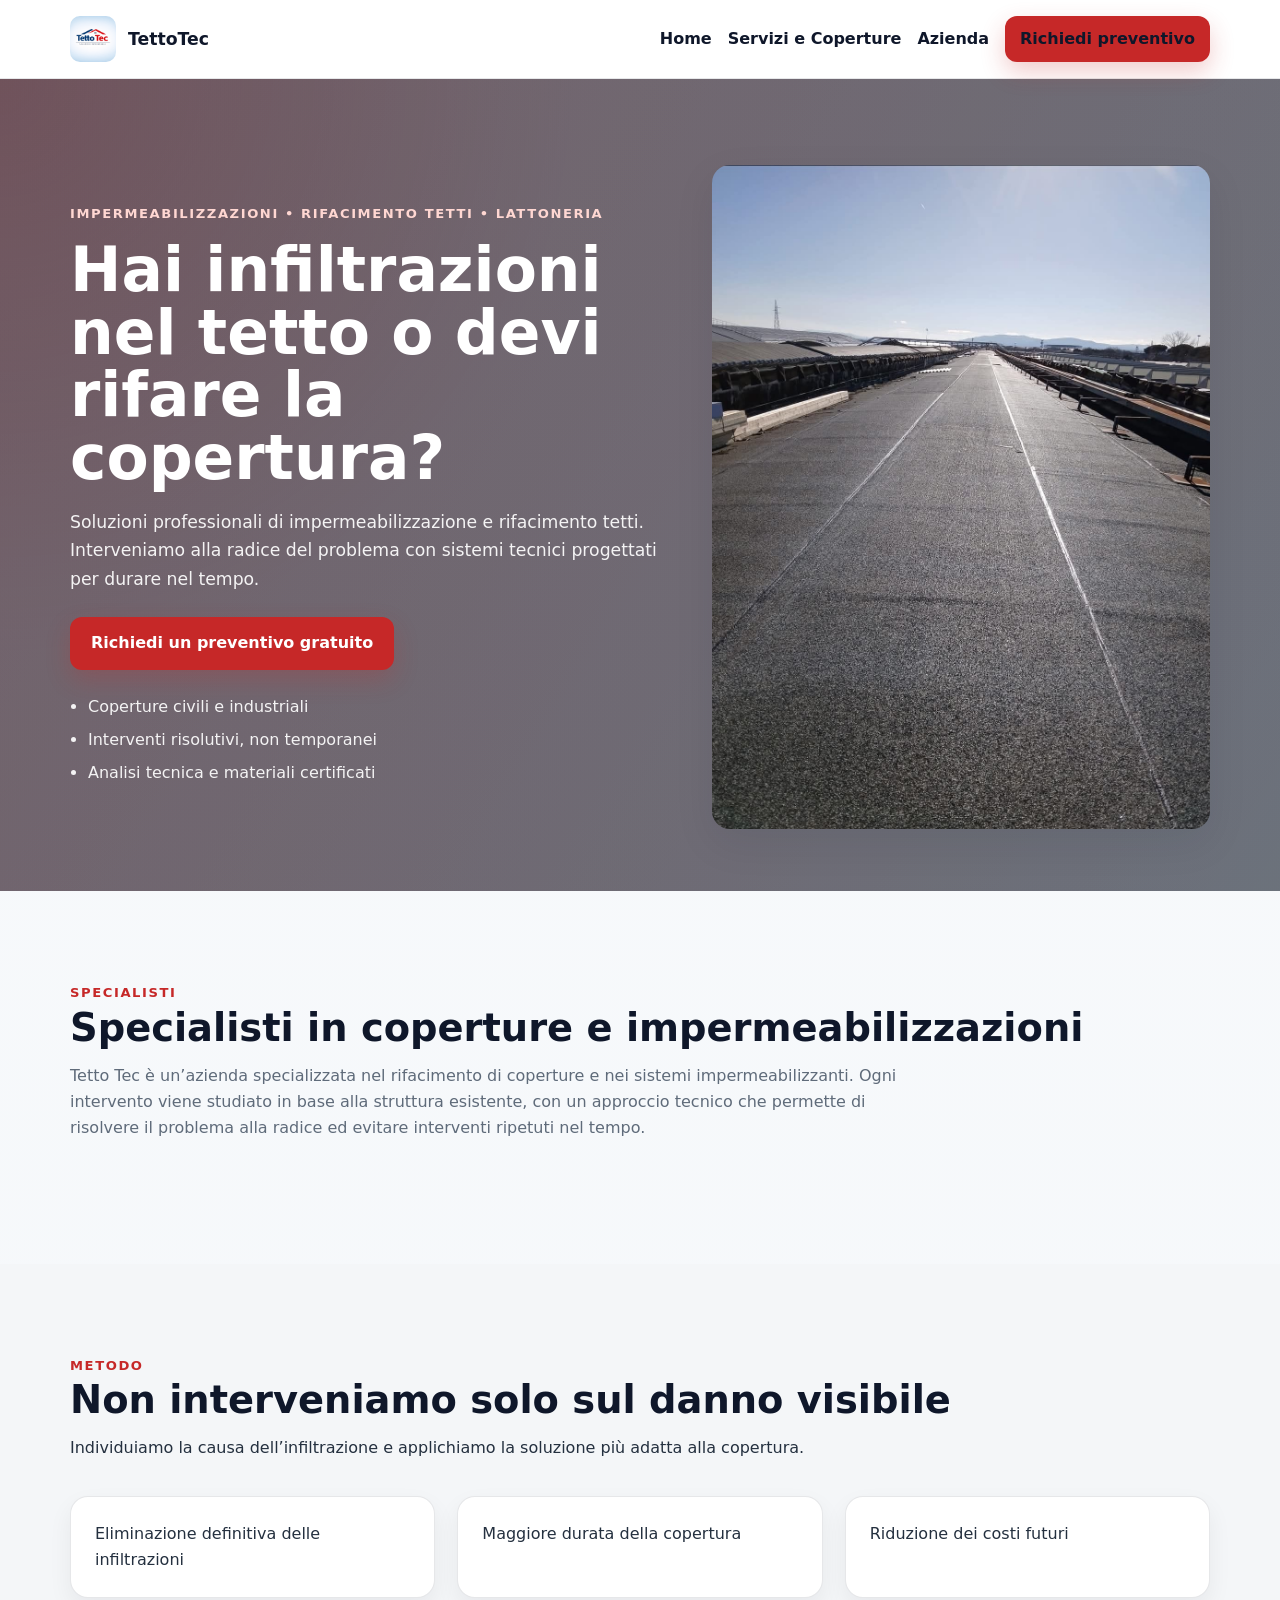
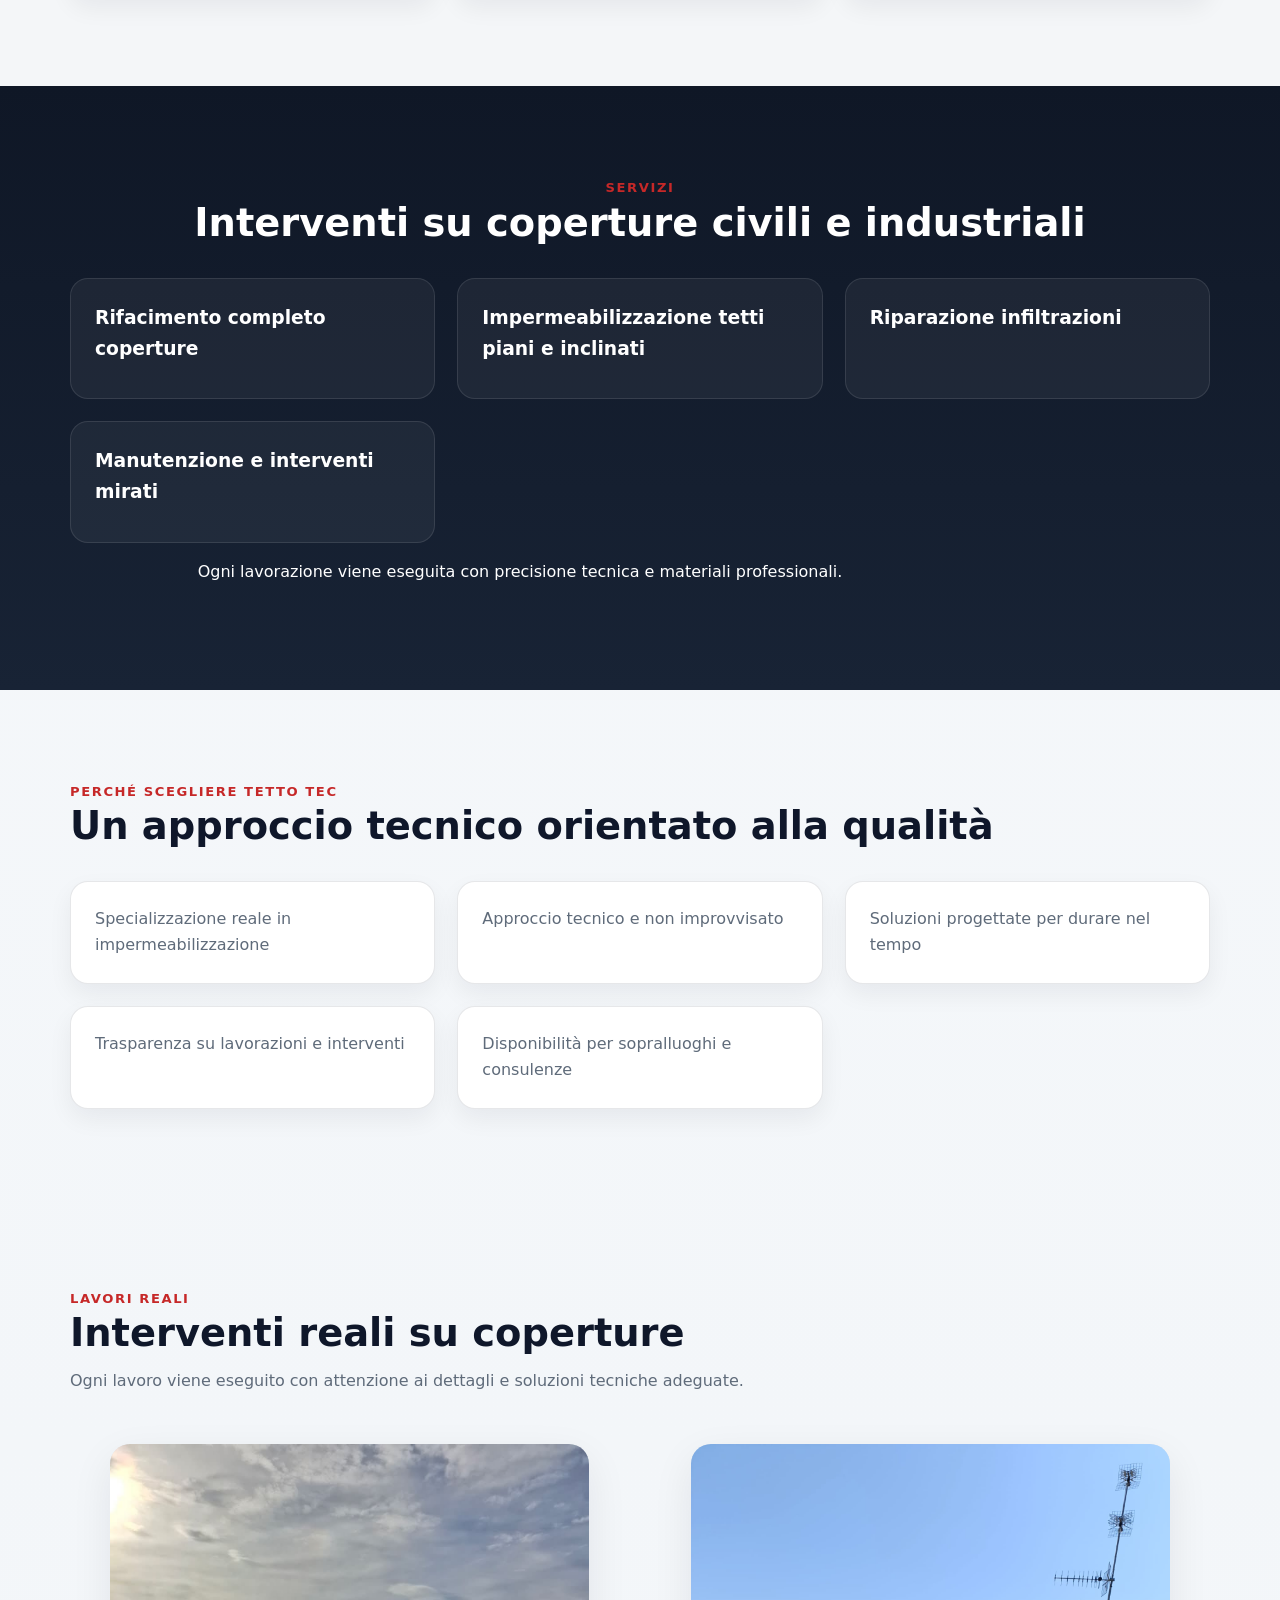
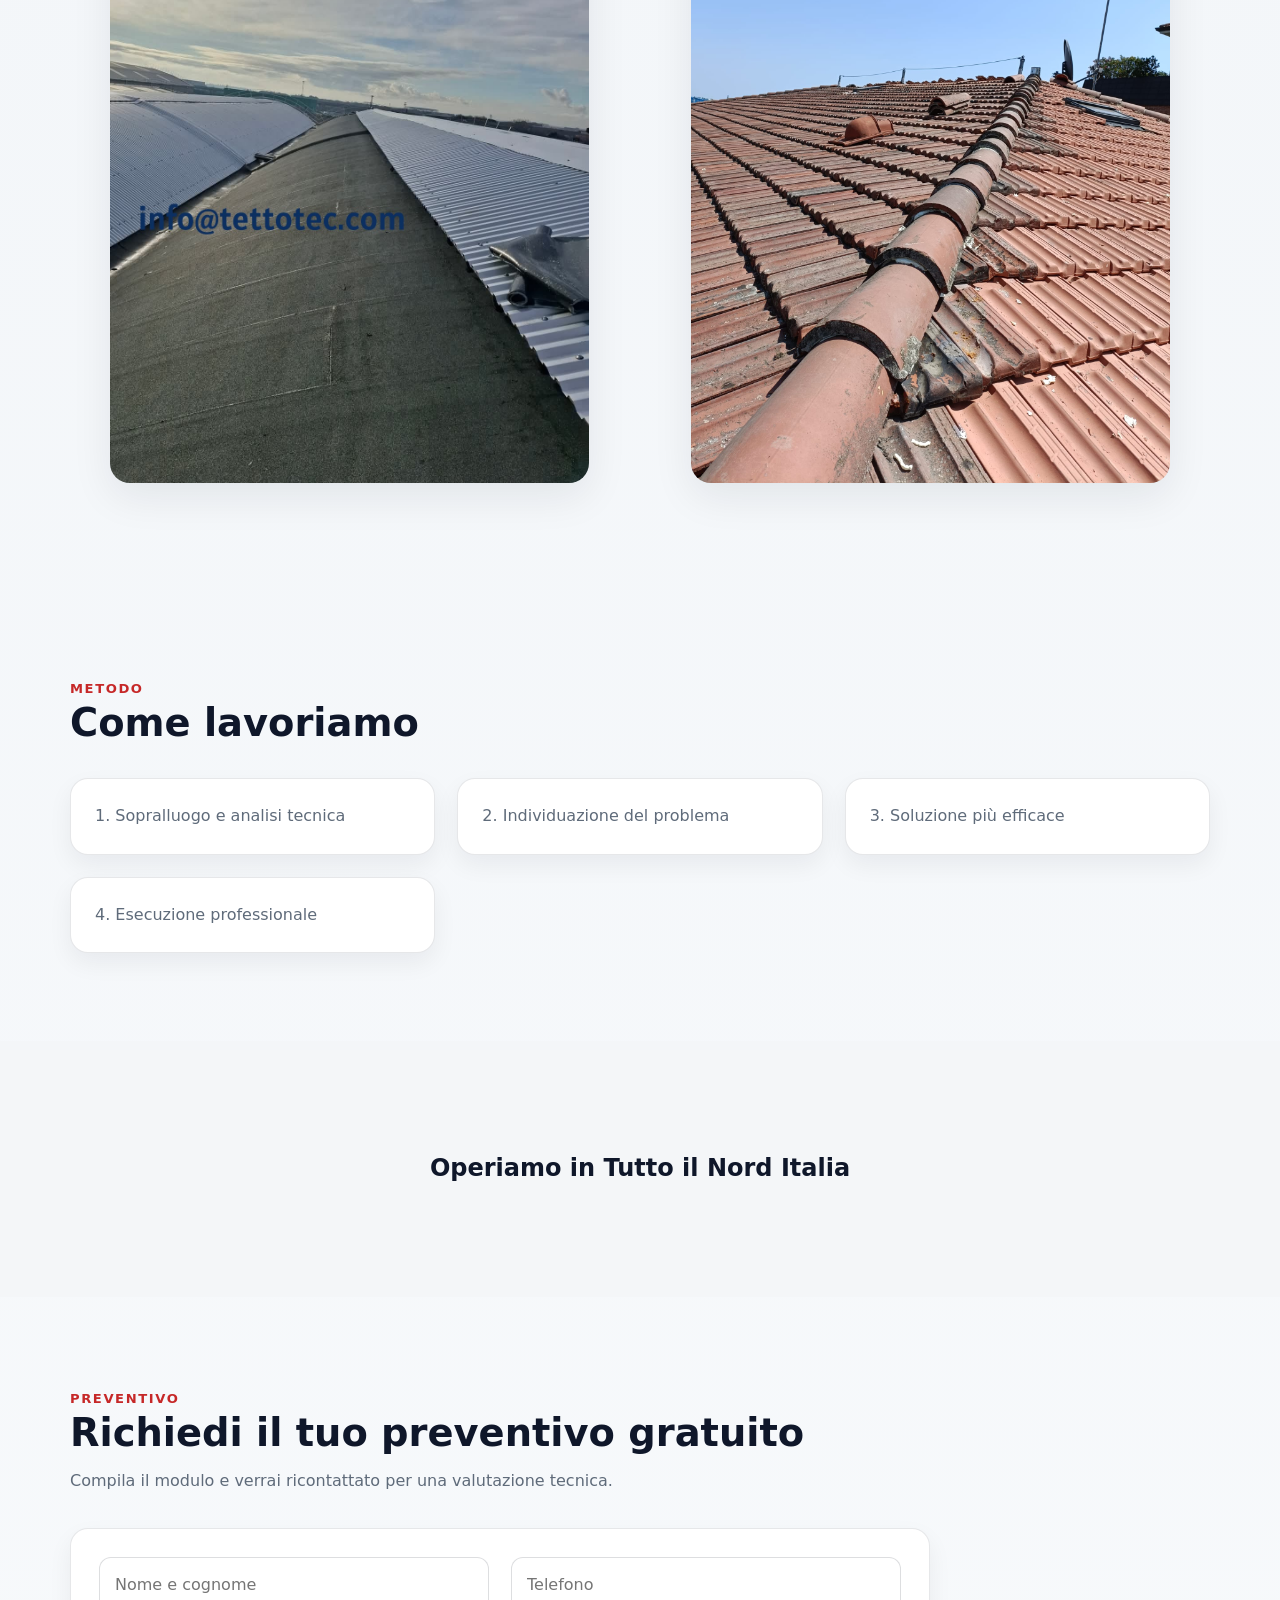
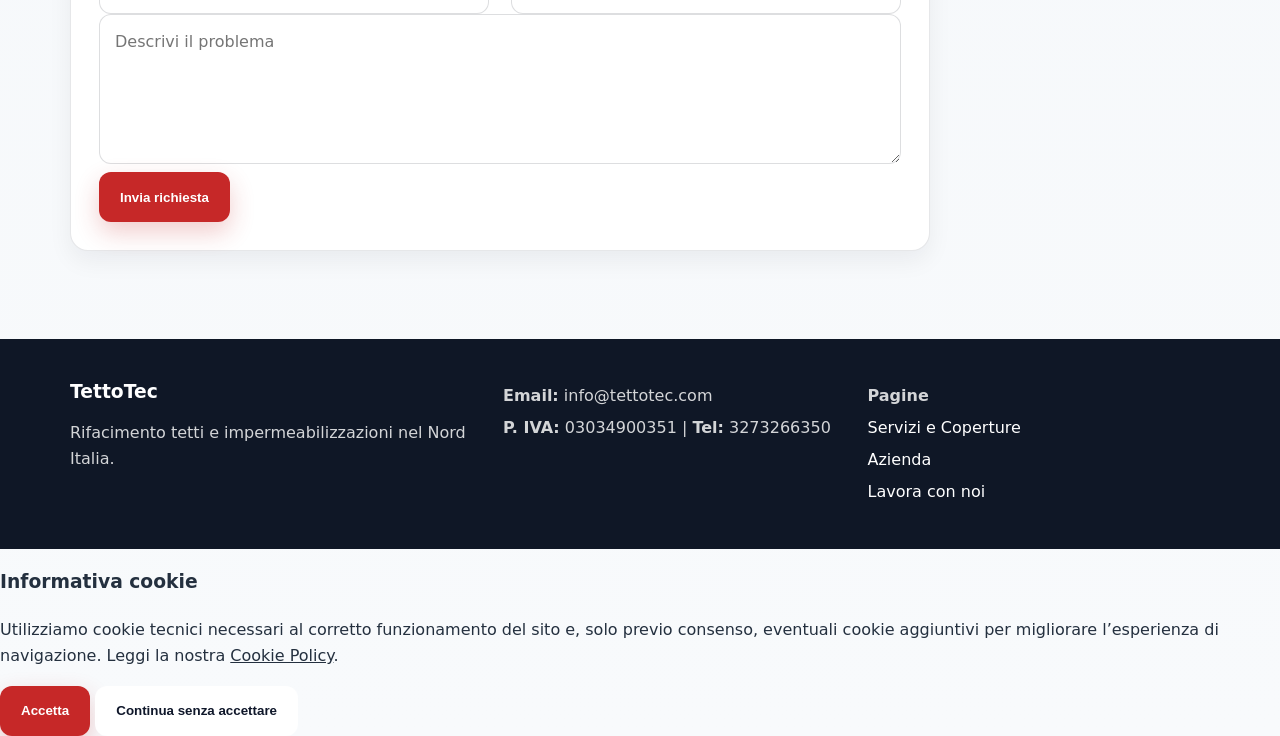
<file: index.html>
<!doctype html>
<html lang="it">
<head>
<meta charset="utf-8">
<meta name="viewport" content="width=device-width, initial-scale=1">
<title>TettoTec | Rifacimento tetti e impermeabilizzazioni nel Nord Italia</title>
<meta name="description" content="TettoTec esegue rifacimento tetti e impermeabilizzazioni nel Nord Italia. Soluzioni professionali e interventi tecnici risolutivi.">
<link rel="stylesheet" href="styles.css">
</head>

<body>

<header class="site-header">
<div class="container nav">
<a class="brand" href="index.html">
<img src="assets/images/logo.png" alt="Logo TettoTec" class="brand-logo">
<span>TettoTec</span>
</a>

<button class="menu-toggle">☰</button>

<nav class="nav-links">
<a href="index.html">Home</a>
<a href="servizi-coperture.html">Servizi e Coperture</a>
<a href="azienda-contatti.html">Azienda</a>
<a class="btn btn-primary btn-small" href="#preventivo">Richiedi preventivo</a>
</nav>
</div>
</header>

<main>

<!-- HERO -->
<section class="hero">
<div class="container hero-grid">

<div class="hero-copy">
<p class="eyebrow">Impermeabilizzazioni • Rifacimento tetti • Lattoneria</p>

<h1>Hai infiltrazioni nel tetto o devi rifare la copertura?</h1>

<p class="lead">
Soluzioni professionali di impermeabilizzazione e rifacimento tetti.
Interveniamo alla radice del problema con sistemi tecnici progettati per durare nel tempo.
</p>

<div class="hero-cta">
<a class="btn btn-primary" href="#preventivo">Richiedi un preventivo gratuito</a>
</div>

<ul class="trust-list">
<li>Coperture civili e industriali</li>
<li>Interventi risolutivi, non temporanei</li>
<li>Analisi tecnica e materiali certificati</li>
</ul>
</div>

<div class="hero-card">
<img src="assets/images/hero-tetto.jpeg" alt="Lavori tetto TettoTec">
</div>

</div>
</section>

<!-- FIDUCIA -->
<section class="section">
<div class="container">
<div class="section-heading">
<p class="eyebrow">Specialisti</p>
<h2>Specialisti in coperture e impermeabilizzazioni</h2>
<p>
Tetto Tec è un’azienda specializzata nel rifacimento di coperture e nei sistemi impermeabilizzanti.
Ogni intervento viene studiato in base alla struttura esistente, con un approccio tecnico che permette
di risolvere il problema alla radice ed evitare interventi ripetuti nel tempo.
</p>
</div>
</div>
</section>

<!-- DIFFERENZA -->
<section class="section section-soft">
<div class="container">
<div class="section-heading">
<p class="eyebrow">Metodo</p>
<h2>Non interveniamo solo sul danno visibile</h2>
<p>
Individuiamo la causa dell’infiltrazione e applichiamo la soluzione più adatta alla copertura.
</p>
</div>

<div class="grid-3">
<div class="card"><p>Eliminazione definitiva delle infiltrazioni</p></div>
<div class="card"><p>Maggiore durata della copertura</p></div>
<div class="card"><p>Riduzione dei costi futuri</p></div>
</div>
</div>
</section>

<!-- SERVIZI -->
<section class="section section-dark">
<div class="container">
<div class="section-heading center">
<p class="eyebrow">Servizi</p>
<h2>Interventi su coperture civili e industriali</h2>
</div>

<div class="services-grid">
<div class="service-card"><h3>Rifacimento completo coperture</h3></div>
<div class="service-card"><h3>Impermeabilizzazione tetti piani e inclinati</h3></div>
<div class="service-card"><h3>Riparazione infiltrazioni</h3></div>
<div class="service-card"><h3>Manutenzione e interventi mirati</h3></div>
</div>

<p class="center-text max">
Ogni lavorazione viene eseguita con precisione tecnica e materiali professionali.
</p>

</div>
</section>

<!-- PERCHÉ -->
<section class="section">
<div class="container">
<div class="section-heading">
<p class="eyebrow">Perché scegliere Tetto Tec</p>
<h2>Un approccio tecnico orientato alla qualità</h2>
</div>

<div class="grid-3">
<div class="card"><p>Specializzazione reale in impermeabilizzazione</p></div>
<div class="card"><p>Approccio tecnico e non improvvisato</p></div>
<div class="card"><p>Soluzioni progettate per durare nel tempo</p></div>
<div class="card"><p>Trasparenza su lavorazioni e interventi</p></div>
<div class="card"><p>Disponibilità per sopralluoghi e consulenze</p></div>
</div>
</div>
</section>

<!-- GALLERIA -->
<section class="section">
<div class="container">
<div class="section-heading">
<p class="eyebrow">Lavori reali</p>
<h2>Interventi reali su coperture</h2>
<p>Ogni lavoro viene eseguito con attenzione ai dettagli e soluzioni tecniche adeguate.</p>
</div>

<div class="gallery">
<figure class="gallery-item">
<img src="assets/images/lavoro-2.jpeg">
</figure>
<figure class="gallery-item">
<img src="assets/images/lavoro-4.jpeg">
</figure>
</div>
</div>
</section>

<!-- METODO -->
<section class="section">
<div class="container">
<div class="section-heading">
<p class="eyebrow">Metodo</p>
<h2>Come lavoriamo</h2>
</div>

<div class="grid-3">
<div class="card"><p>1. Sopralluogo e analisi tecnica</p></div>
<div class="card"><p>2. Individuazione del problema</p></div>
<div class="card"><p>3. Soluzione più efficace</p></div>
<div class="card"><p>4. Esecuzione professionale</p></div>
</div>
</div>
</section>

<!-- ZONA -->
<section class="section section-soft">
<div class="container center">
<h2>Operiamo in Tutto il Nord Italia</h2>
</div>
</section>

<!-- FORM -->
<section class="section" id="preventivo">
<div class="container">
<div class="section-heading">
<p class="eyebrow">Preventivo</p>
<h2>Richiedi il tuo preventivo gratuito</h2>
<p>Compila il modulo e verrai ricontattato per una valutazione tecnica.</p>
</div>

<form class="contact-form" action="https://formspree.io/f/xvzwjyrz" method="POST">

<div class="field-grid">
<input type="text" name="nome" placeholder="Nome e cognome" required>
<input type="tel" name="telefono" placeholder="Telefono" required>
</div>

<textarea name="messaggio" placeholder="Descrivi il problema" required></textarea>

<button class="btn btn-primary">Invia richiesta</button>
</form>

</div>
</section>

</main>

<footer class="site-footer">
<div class="container footer-grid">

<div>
<h3>TettoTec</h3>
<p>Rifacimento tetti e impermeabilizzazioni nel Nord Italia.</p>
</div>

<div>
<p><strong>Email:</strong> info@tettotec.com</p>
<p><strong>P. IVA:</strong> 03034900351 | <strong>Tel:</strong> 3273266350</p>
</div>

<div>
<p><strong>Pagine</strong></p>
<p><a href="servizi-coperture.html">Servizi e Coperture</a></p>
<p><a href="azienda-contatti.html">Azienda</a></p>
<p><a href="lavora-con-noi.html">Lavora con noi</a></p>
</div>

</div>
</footer>

<script src="script.js"></script>
<div id="cookie-banner" class="cookie-banner hidden">
  <div class="cookie-box">
    <h3>Informativa cookie</h3>
    <p>
      Utilizziamo cookie tecnici necessari al corretto funzionamento del sito e,
      solo previo consenso, eventuali cookie aggiuntivi per migliorare l’esperienza di navigazione.
      Leggi la nostra <a href="cookie-policy.html">Cookie Policy</a>.
    </p>

    <div class="cookie-actions">
      <button id="cookie-accept" class="btn btn-primary" type="button">Accetta</button>
      <button id="cookie-reject" class="btn btn-secondary" type="button">Continua senza accettare</button>
    </div>
  </div>
</div> 
</body>
</html>
</file>
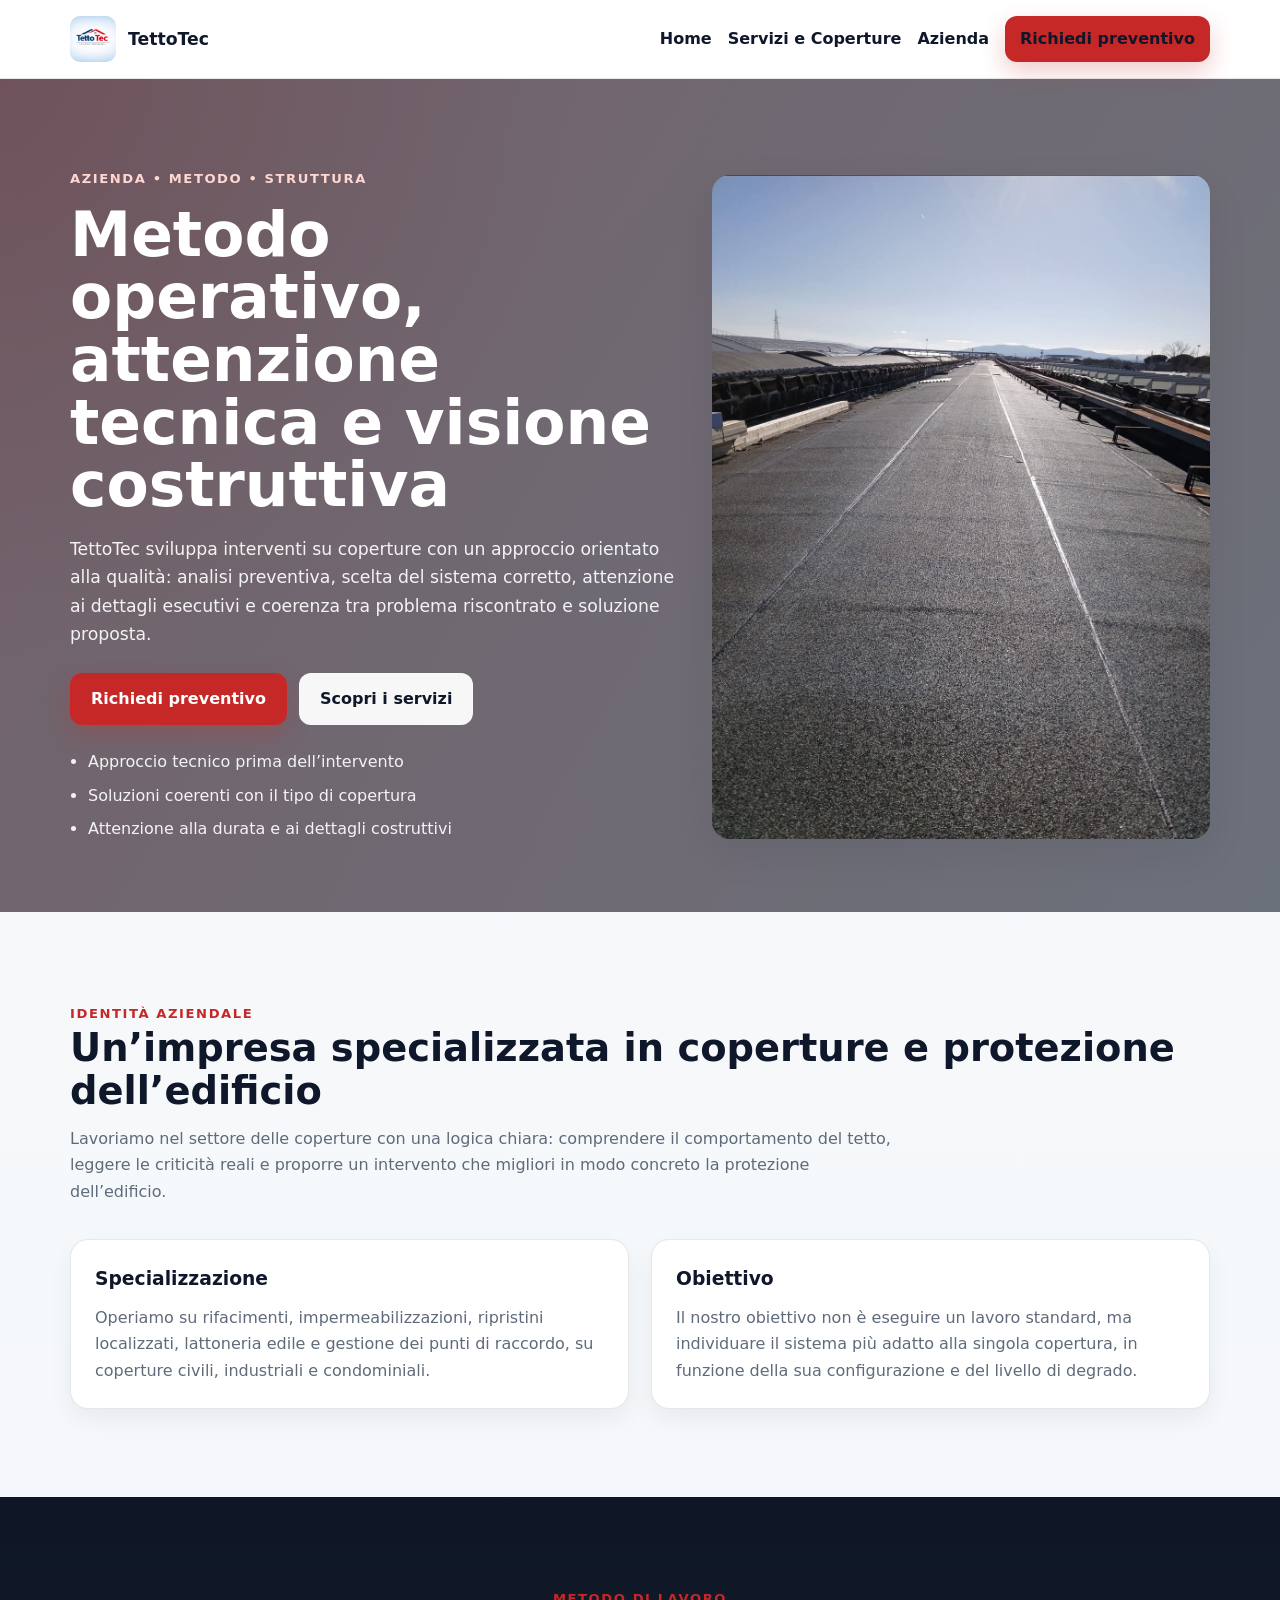
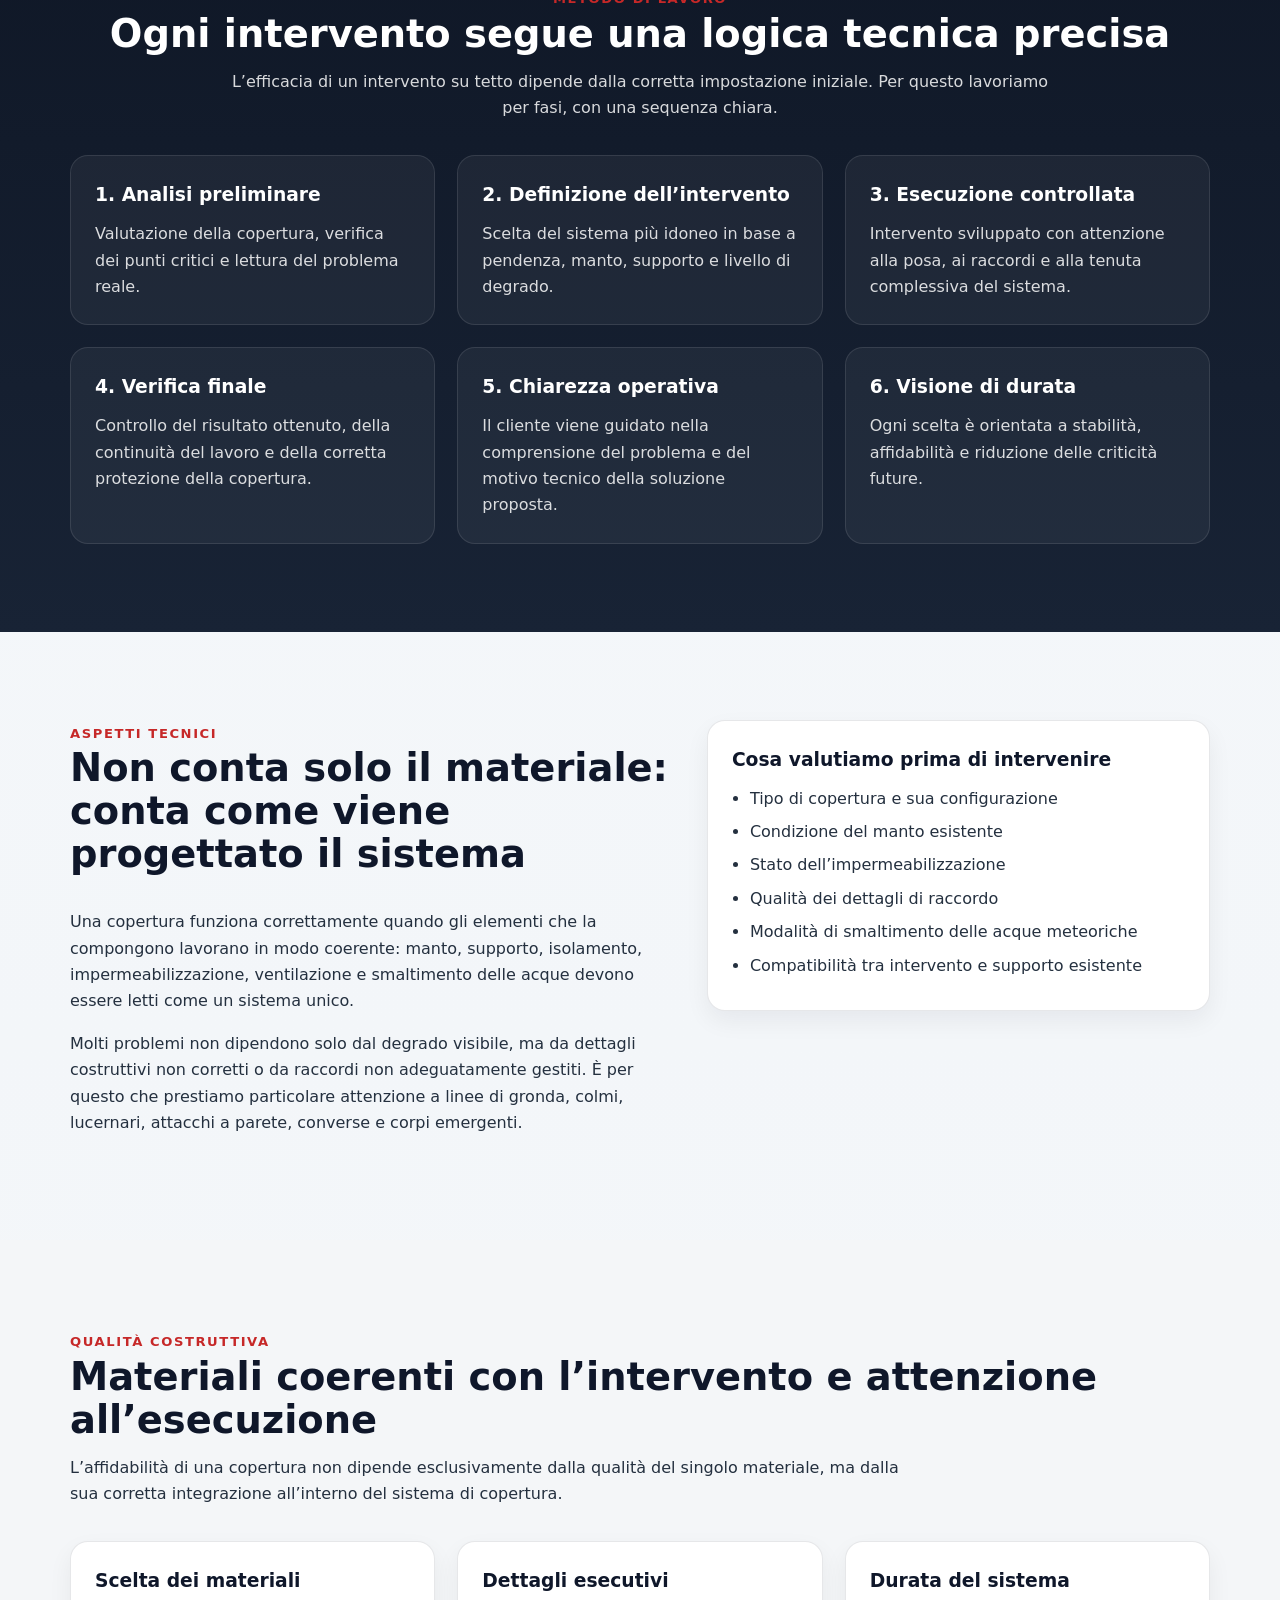
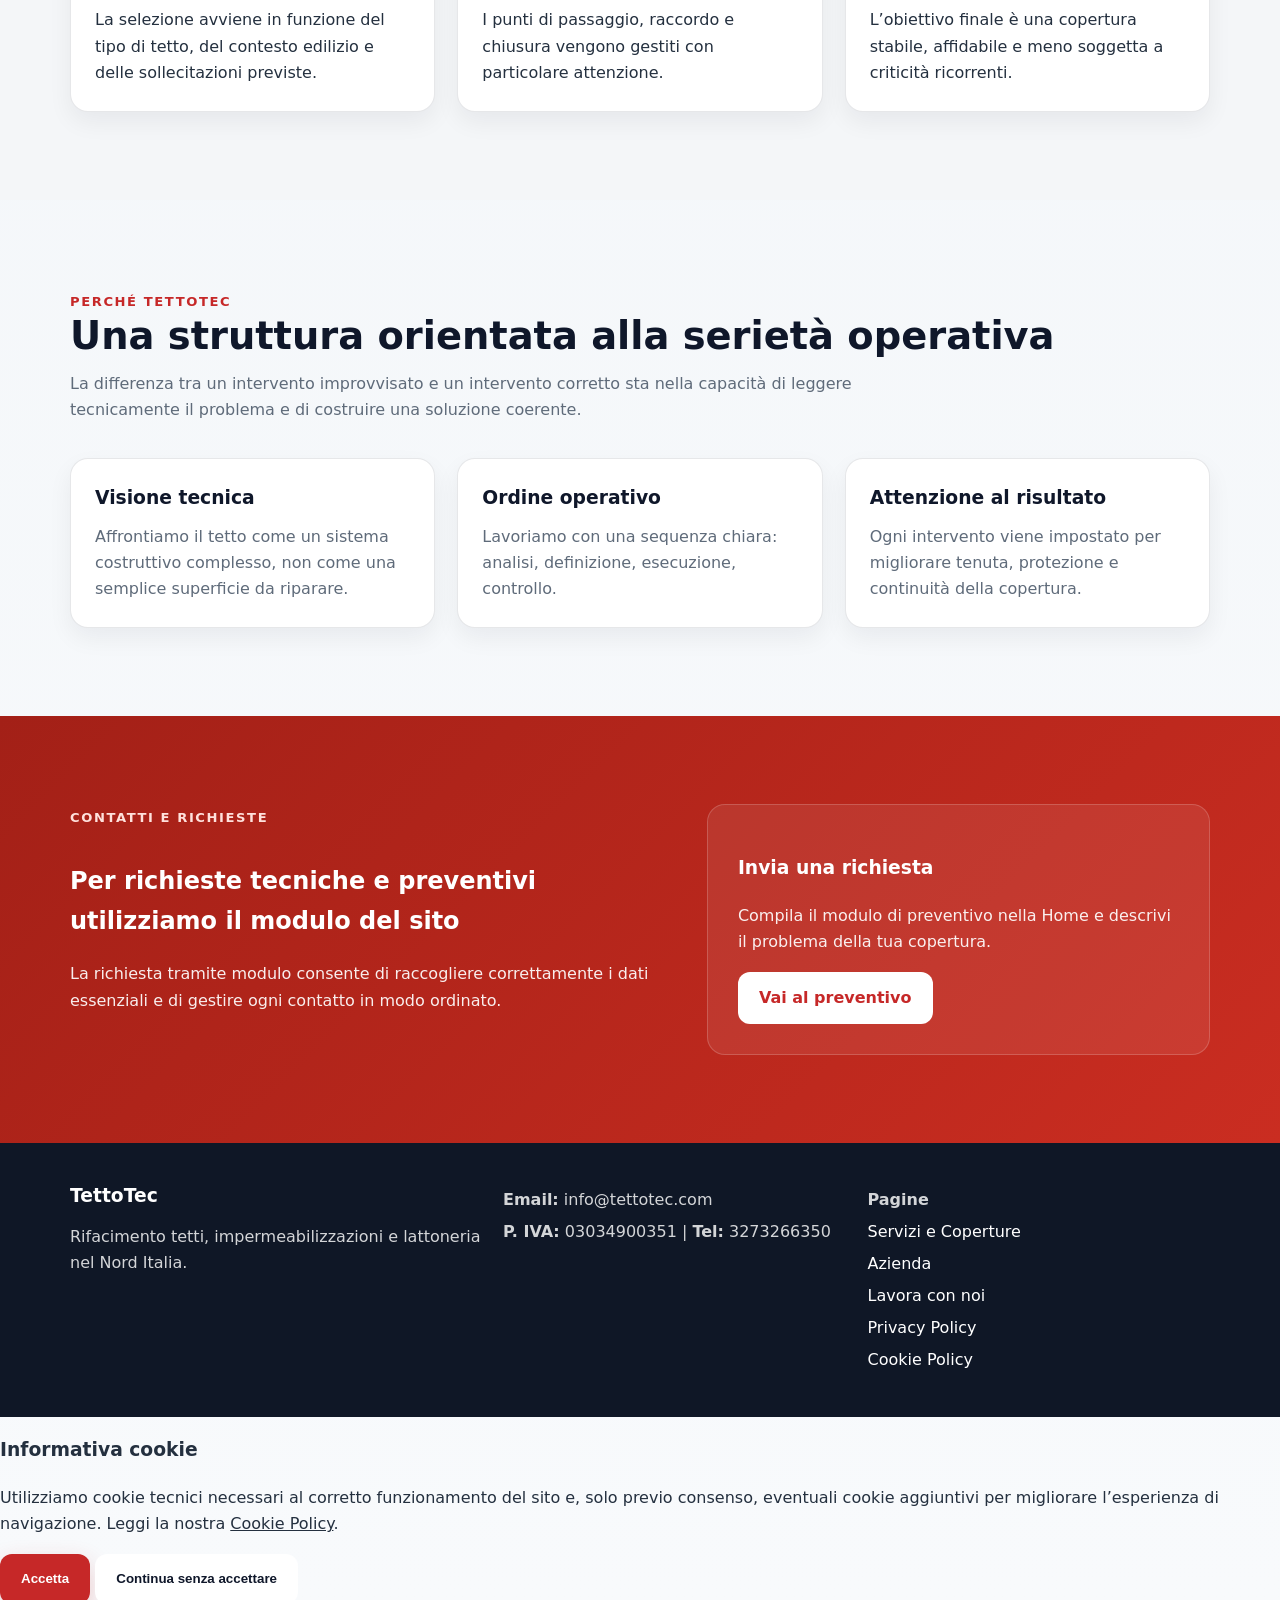
<file: azienda-contatti.html>
<!doctype html>
<html lang="it">
<head>
<meta charset="utf-8">
<meta name="viewport" content="width=device-width, initial-scale=1">
<title>Azienda | TettoTec</title>
<meta name="description" content="Scopri l’approccio operativo di TettoTec: analisi tecnica, metodo di lavoro, qualità costruttiva e organizzazione degli interventi su coperture nel Nord Italia.">
<link rel="stylesheet" href="styles.css">

<script type="application/ld+json">
{
  "@context": "https://schema.org",
  "@type": "RoofingContractor",
  "name": "TettoTec",
  "url": "https://www.tettotec.com",
  "email": "info@tettotec.com",
  "telephone": "+393273266350",
  "areaServed": "Nord Italia",
  "address": {
    "@type": "PostalAddress",
    "addressCountry": "IT"
  }
}
</script>
</head>
<body>

<header class="site-header">
  <div class="container nav">
    <a class="brand" href="index.html">
      <img src="assets/images/logo.png" alt="Logo TettoTec" class="brand-logo">
      <span>TettoTec</span>
    </a>

    <button class="menu-toggle" aria-label="Apri menu">☰</button>

    <nav class="nav-links">
      <a href="index.html">Home</a>
      <a href="servizi-coperture.html">Servizi e Coperture</a>
      <a href="azienda-contatti.html">Azienda</a>
      <a class="btn btn-primary btn-small" href="index.html#preventivo">Richiedi preventivo</a>
    </nav>
  </div>
</header>

<main>

  <!-- HERO -->
  <section class="hero">
    <div class="container hero-grid">

      <div class="hero-copy">
        <p class="eyebrow">Azienda • Metodo • Struttura</p>
        <h1>Metodo operativo, attenzione tecnica e visione costruttiva</h1>
        <p class="lead">
          TettoTec sviluppa interventi su coperture con un approccio orientato alla qualità:
          analisi preventiva, scelta del sistema corretto, attenzione ai dettagli esecutivi
          e coerenza tra problema riscontrato e soluzione proposta.
        </p>

        <div class="hero-cta">
          <a class="btn btn-primary" href="index.html#preventivo">Richiedi preventivo</a>
          <a class="btn btn-secondary" href="servizi-coperture.html">Scopri i servizi</a>
        </div>

        <ul class="trust-list">
          <li>Approccio tecnico prima dell’intervento</li>
          <li>Soluzioni coerenti con il tipo di copertura</li>
          <li>Attenzione alla durata e ai dettagli costruttivi</li>
        </ul>
      </div>

      <div class="hero-card">
        <img src="assets/images/hero-tetto.jpeg" alt="Azienda TettoTec e interventi su coperture">
      </div>

    </div>
  </section>

  <!-- IDENTITÀ -->
  <section class="section">
    <div class="container">
      <div class="section-heading">
        <p class="eyebrow">Identità aziendale</p>
        <h2>Un’impresa specializzata in coperture e protezione dell’edificio</h2>
        <p>
          Lavoriamo nel settore delle coperture con una logica chiara:
          comprendere il comportamento del tetto, leggere le criticità reali
          e proporre un intervento che migliori in modo concreto la protezione dell’edificio.
        </p>
      </div>

      <div class="grid-2">
        <article class="card">
          <h3>Specializzazione</h3>
          <p>
            Operiamo su rifacimenti, impermeabilizzazioni, ripristini localizzati,
            lattoneria edile e gestione dei punti di raccordo, su coperture civili,
            industriali e condominiali.
          </p>
        </article>

        <article class="card">
          <h3>Obiettivo</h3>
          <p>
            Il nostro obiettivo non è eseguire un lavoro standard,
            ma individuare il sistema più adatto alla singola copertura,
            in funzione della sua configurazione e del livello di degrado.
          </p>
        </article>
      </div>
    </div>
  </section>

  <!-- COME LAVORIAMO -->
  <section class="section section-dark">
    <div class="container">
      <div class="section-heading center">
        <p class="eyebrow">Metodo di lavoro</p>
        <h2>Ogni intervento segue una logica tecnica precisa</h2>
        <p>
          L’efficacia di un intervento su tetto dipende dalla corretta impostazione iniziale.
          Per questo lavoriamo per fasi, con una sequenza chiara.
        </p>
      </div>

      <div class="services-grid">
        <article class="service-card">
          <h3>1. Analisi preliminare</h3>
          <p>Valutazione della copertura, verifica dei punti critici e lettura del problema reale.</p>
        </article>

        <article class="service-card">
          <h3>2. Definizione dell’intervento</h3>
          <p>Scelta del sistema più idoneo in base a pendenza, manto, supporto e livello di degrado.</p>
        </article>

        <article class="service-card">
          <h3>3. Esecuzione controllata</h3>
          <p>Intervento sviluppato con attenzione alla posa, ai raccordi e alla tenuta complessiva del sistema.</p>
        </article>

        <article class="service-card">
          <h3>4. Verifica finale</h3>
          <p>Controllo del risultato ottenuto, della continuità del lavoro e della corretta protezione della copertura.</p>
        </article>

        <article class="service-card">
          <h3>5. Chiarezza operativa</h3>
          <p>Il cliente viene guidato nella comprensione del problema e del motivo tecnico della soluzione proposta.</p>
        </article>

        <article class="service-card">
          <h3>6. Visione di durata</h3>
          <p>Ogni scelta è orientata a stabilità, affidabilità e riduzione delle criticità future.</p>
        </article>
      </div>
    </div>
  </section>

  <!-- ASPETTI TECNICI -->
  <section class="section">
    <div class="container two-col">
      <div>
        <div class="section-heading">
          <p class="eyebrow">Aspetti tecnici</p>
          <h2>Non conta solo il materiale: conta come viene progettato il sistema</h2>
        </div>

        <p>
          Una copertura funziona correttamente quando gli elementi che la compongono
          lavorano in modo coerente: manto, supporto, isolamento, impermeabilizzazione,
          ventilazione e smaltimento delle acque devono essere letti come un sistema unico.
        </p>

        <p>
          Molti problemi non dipendono solo dal degrado visibile, ma da dettagli costruttivi
          non corretti o da raccordi non adeguatamente gestiti.
          È per questo che prestiamo particolare attenzione a linee di gronda, colmi,
          lucernari, attacchi a parete, converse e corpi emergenti.
        </p>
      </div>

      <div class="card">
        <h3>Cosa valutiamo prima di intervenire</h3>
        <ul class="check-list">
          <li>Tipo di copertura e sua configurazione</li>
          <li>Condizione del manto esistente</li>
          <li>Stato dell’impermeabilizzazione</li>
          <li>Qualità dei dettagli di raccordo</li>
          <li>Modalità di smaltimento delle acque meteoriche</li>
          <li>Compatibilità tra intervento e supporto esistente</li>
        </ul>
      </div>
    </div>
  </section>

  <!-- MATERIALI E QUALITÀ -->
  <section class="section section-soft">
    <div class="container">
      <div class="section-heading">
        <p class="eyebrow">Qualità costruttiva</p>
        <h2>Materiali coerenti con l’intervento e attenzione all’esecuzione</h2>
        <p>
          L’affidabilità di una copertura non dipende esclusivamente dalla qualità del singolo materiale,
          ma dalla sua corretta integrazione all’interno del sistema di copertura.
        </p>
      </div>

      <div class="grid-3">
        <article class="card">
          <h3>Scelta dei materiali</h3>
          <p>La selezione avviene in funzione del tipo di tetto, del contesto edilizio e delle sollecitazioni previste.</p>
        </article>

        <article class="card">
          <h3>Dettagli esecutivi</h3>
          <p>I punti di passaggio, raccordo e chiusura vengono gestiti con particolare attenzione.</p>
        </article>

        <article class="card">
          <h3>Durata del sistema</h3>
          <p>L’obiettivo finale è una copertura stabile, affidabile e meno soggetta a criticità ricorrenti.</p>
        </article>
      </div>
    </div>
  </section>

  <!-- PERCHÉ SCEGLIERE -->
  <section class="section">
    <div class="container">
      <div class="section-heading">
        <p class="eyebrow">Perché TettoTec</p>
        <h2>Una struttura orientata alla serietà operativa</h2>
        <p>
          La differenza tra un intervento improvvisato e un intervento corretto
          sta nella capacità di leggere tecnicamente il problema e di costruire una soluzione coerente.
        </p>
      </div>

      <div class="grid-3">
        <article class="card">
          <h3>Visione tecnica</h3>
          <p>Affrontiamo il tetto come un sistema costruttivo complesso, non come una semplice superficie da riparare.</p>
        </article>

        <article class="card">
          <h3>Ordine operativo</h3>
          <p>Lavoriamo con una sequenza chiara: analisi, definizione, esecuzione, controllo.</p>
        </article>

        <article class="card">
          <h3>Attenzione al risultato</h3>
          <p>Ogni intervento viene impostato per migliorare tenuta, protezione e continuità della copertura.</p>
        </article>
      </div>
    </div>
  </section>

  <!-- CONTATTI INFORMATIVI -->
  <section class="section section-accent">
    <div class="container two-col">
      <div>
        <p class="eyebrow light">Contatti e richieste</p>
        <h2>Per richieste tecniche e preventivi utilizziamo il modulo del sito</h2>
        <p>
          La richiesta tramite modulo consente di raccogliere correttamente i dati essenziali
          e di gestire ogni contatto in modo ordinato.
        </p>
      </div>

      <div class="cta-box">
        <h3>Invia una richiesta</h3>
        <p>Compila il modulo di preventivo nella Home e descrivi il problema della tua copertura.</p>
        <a class="btn btn-white" href="index.html#preventivo">Vai al preventivo</a>
      </div>
    </div>
  </section>

</main>

<footer class="site-footer">
  <div class="container footer-grid">

    <div>
      <h3>TettoTec</h3>
      <p>Rifacimento tetti, impermeabilizzazioni e lattoneria nel Nord Italia.</p>
    </div>

    <div>
      <p><strong>Email:</strong> info@tettotec.com</p>
      <p><strong>P. IVA:</strong> 03034900351 | <strong>Tel:</strong> 3273266350</p>
    </div>

    <div>
      <p><strong>Pagine</strong></p>
      <p><a href="servizi-coperture.html">Servizi e Coperture</a></p>
      <p><a href="azienda-contatti.html">Azienda</a></p>
      <p><a href="lavora-con-noi.html">Lavora con noi</a></p>
      <p><a href="privacy-policy.html">Privacy Policy</a></p>
      <p><a href="cookie-policy.html">Cookie Policy</a></p>
    </div>

  </div>
</footer>

<script src="script.js"></script>
  <div id="cookie-banner" class="cookie-banner hidden">
  <div class="cookie-box">
    <h3>Informativa cookie</h3>
    <p>
      Utilizziamo cookie tecnici necessari al corretto funzionamento del sito e,
      solo previo consenso, eventuali cookie aggiuntivi per migliorare l’esperienza di navigazione.
      Leggi la nostra <a href="cookie-policy.html">Cookie Policy</a>.
    </p>

    <div class="cookie-actions">
      <button id="cookie-accept" class="btn btn-primary" type="button">Accetta</button>
      <button id="cookie-reject" class="btn btn-secondary" type="button">Continua senza accettare</button>
    </div>
  </div>
</div>
</body>
</html>
</file>
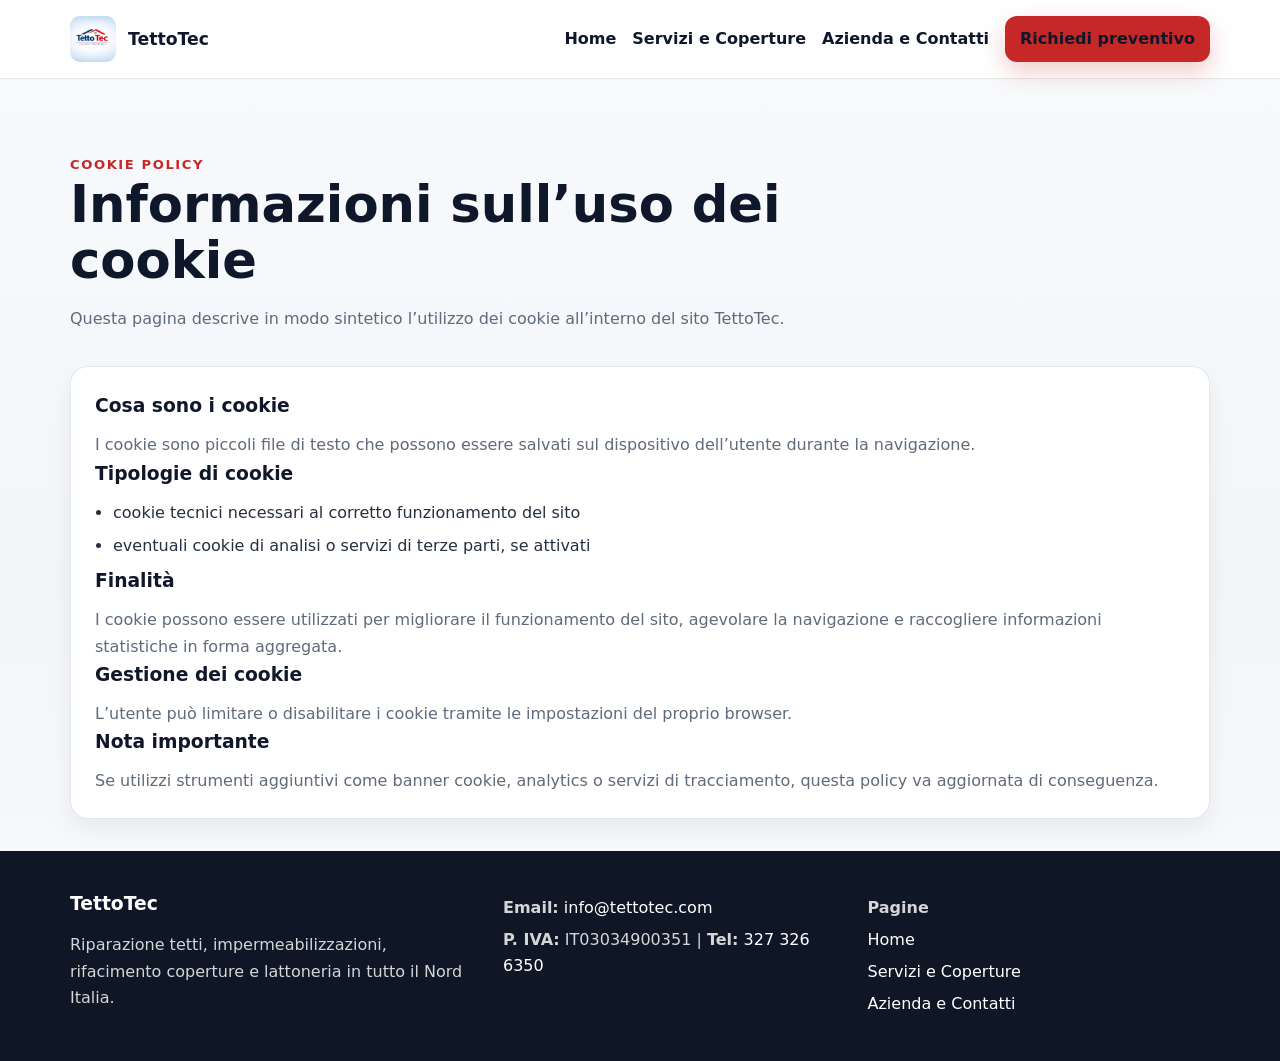
<file: cookie-policy.html>
<!doctype html>
<html lang="it">
<head>
<meta charset="utf-8">
<meta name="viewport" content="width=device-width,initial-scale=1">
<title>Cookie Policy | TettoTec</title>
<meta name="description" content="Cookie Policy del sito TettoTec.">
<link rel="stylesheet" href="styles.css">
</head>
<body>

<header class="site-header">
<div class="container nav">
<a class="brand" href="index.html">
<img src="assets/images/logo.png" alt="Logo TettoTec" class="brand-logo">
<span>TettoTec</span>
</a>

<button class="menu-toggle" aria-label="Apri menu">☰</button>

<nav class="nav-links">
<a href="index.html">Home</a>
<a href="servizi-coperture.html">Servizi e Coperture</a>
<a href="azienda-contatti.html">Azienda e Contatti</a>
<a class="btn btn-primary btn-small" href="index.html#preventivo">Richiedi preventivo</a>
</nav>
</div>
</header>

<main>
<section class="page-hero section">
<div class="container">
<div class="section-heading">
<p class="eyebrow">Cookie Policy</p>
<h1>Informazioni sull’uso dei cookie</h1>
<p>
Questa pagina descrive in modo sintetico l’utilizzo dei cookie all’interno del sito TettoTec.
</p>
</div>

<div class="card">
<h3>Cosa sono i cookie</h3>
<p>
I cookie sono piccoli file di testo che possono essere salvati sul dispositivo dell’utente durante la navigazione.
</p>

<h3>Tipologie di cookie</h3>
<ul class="check-list">
<li>cookie tecnici necessari al corretto funzionamento del sito</li>
<li>eventuali cookie di analisi o servizi di terze parti, se attivati</li>
</ul>

<h3>Finalità</h3>
<p>
I cookie possono essere utilizzati per migliorare il funzionamento del sito, agevolare la navigazione e raccogliere informazioni statistiche in forma aggregata.
</p>

<h3>Gestione dei cookie</h3>
<p>
L’utente può limitare o disabilitare i cookie tramite le impostazioni del proprio browser.
</p>

<h3>Nota importante</h3>
<p>
Se utilizzi strumenti aggiuntivi come banner cookie, analytics o servizi di tracciamento, questa policy va aggiornata di conseguenza.
</p>
</div>
</div>
</section>
</main>

<footer class="site-footer">
<div class="container footer-grid">
<div>
<h3>TettoTec</h3>
<p>Riparazione tetti, impermeabilizzazioni, rifacimento coperture e lattoneria in tutto il Nord Italia.</p>
</div>

<div>
<p><strong>Email:</strong> <a href="mailto:info@tettotec.com">info@tettotec.com</a></p>
<p><strong>P. IVA:</strong> IT03034900351 | <strong>Tel:</strong> <a href="tel:+393273266350">327 326 6350</a></p>
</div>

<div>
<p><strong>Pagine</strong></p>
<p><a href="index.html">Home</a></p>
<p><a href="servizi-coperture.html">Servizi e Coperture</a></p>
<p><a href="azienda-contatti.html">Azienda e Contatti</a></p>
</div>
</div>
</footer>

<script src="script.js"></script>
</body>
</html>
</file>
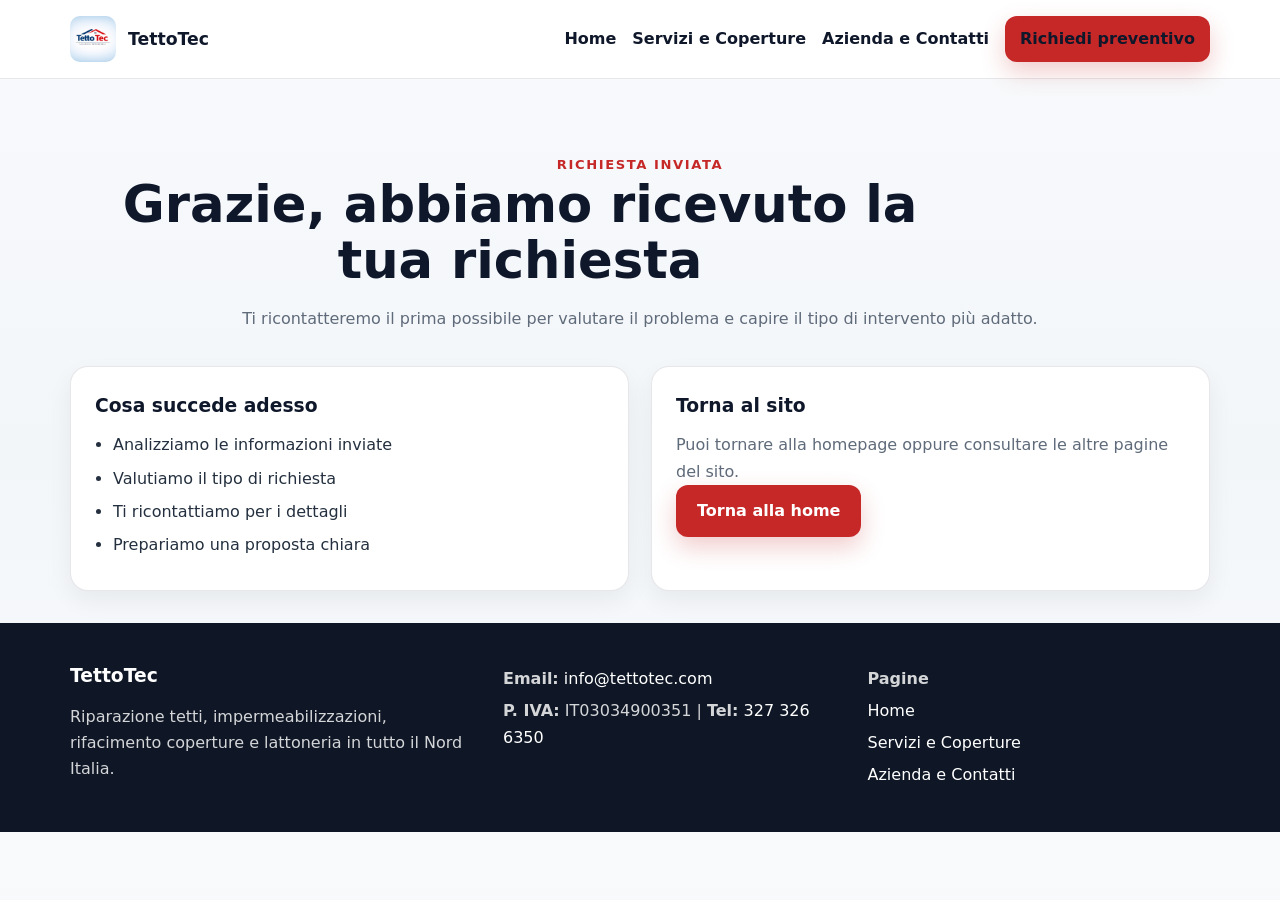
<file: grazie.html>
<!doctype html>
<html lang="it">
<head>
<meta charset="utf-8">
<meta name="viewport" content="width=device-width,initial-scale=1">
<title>Richiesta inviata | TettoTec</title>
<meta name="description" content="La tua richiesta è stata inviata correttamente. TettoTec ti ricontatterà il prima possibile.">
<link rel="stylesheet" href="styles.css">
</head>
<body>

<header class="site-header">
<div class="container nav">
<a class="brand" href="index.html">
<img src="assets/images/logo.png" alt="Logo TettoTec" class="brand-logo">
<span>TettoTec</span>
</a>

<button class="menu-toggle" aria-label="Apri menu">☰</button>

<nav class="nav-links">
<a href="index.html">Home</a>
<a href="servizi-coperture.html">Servizi e Coperture</a>
<a href="azienda-contatti.html">Azienda e Contatti</a>
<a class="btn btn-primary btn-small" href="index.html#preventivo">Richiedi preventivo</a>
</nav>
</div>
</header>

<main>
<section class="page-hero section">
<div class="container">
<div class="section-heading center">
<p class="eyebrow">Richiesta inviata</p>
<h1>Grazie, abbiamo ricevuto la tua richiesta</h1>
<p>
Ti ricontatteremo il prima possibile per valutare il problema e capire il tipo di intervento più adatto.
</p>
</div>

<div class="grid-2">
<article class="card">
<h3>Cosa succede adesso</h3>
<ul class="check-list">
<li>Analizziamo le informazioni inviate</li>
<li>Valutiamo il tipo di richiesta</li>
<li>Ti ricontattiamo per i dettagli</li>
<li>Prepariamo una proposta chiara</li>
</ul>
</article>

<article class="card">
<h3>Torna al sito</h3>
<p>Puoi tornare alla homepage oppure consultare le altre pagine del sito.</p>
<p><a class="btn btn-primary" href="index.html">Torna alla home</a></p>
</article>
</div>
</div>
</section>
</main>

<footer class="site-footer">
<div class="container footer-grid">
<div>
<h3>TettoTec</h3>
<p>Riparazione tetti, impermeabilizzazioni, rifacimento coperture e lattoneria in tutto il Nord Italia.</p>
</div>

<div>
<p><strong>Email:</strong> <a href="mailto:info@tettotec.com">info@tettotec.com</a></p>
<p><strong>P. IVA:</strong> IT03034900351 | <strong>Tel:</strong> <a href="tel:+393273266350">327 326 6350</a></p>
</div>

<div>
<p><strong>Pagine</strong></p>
<p><a href="index.html">Home</a></p>
<p><a href="servizi-coperture.html">Servizi e Coperture</a></p>
<p><a href="azienda-contatti.html">Azienda e Contatti</a></p>
</div>
</div>
</footer>

<script src="script.js"></script>
</body>
</html>
</file>
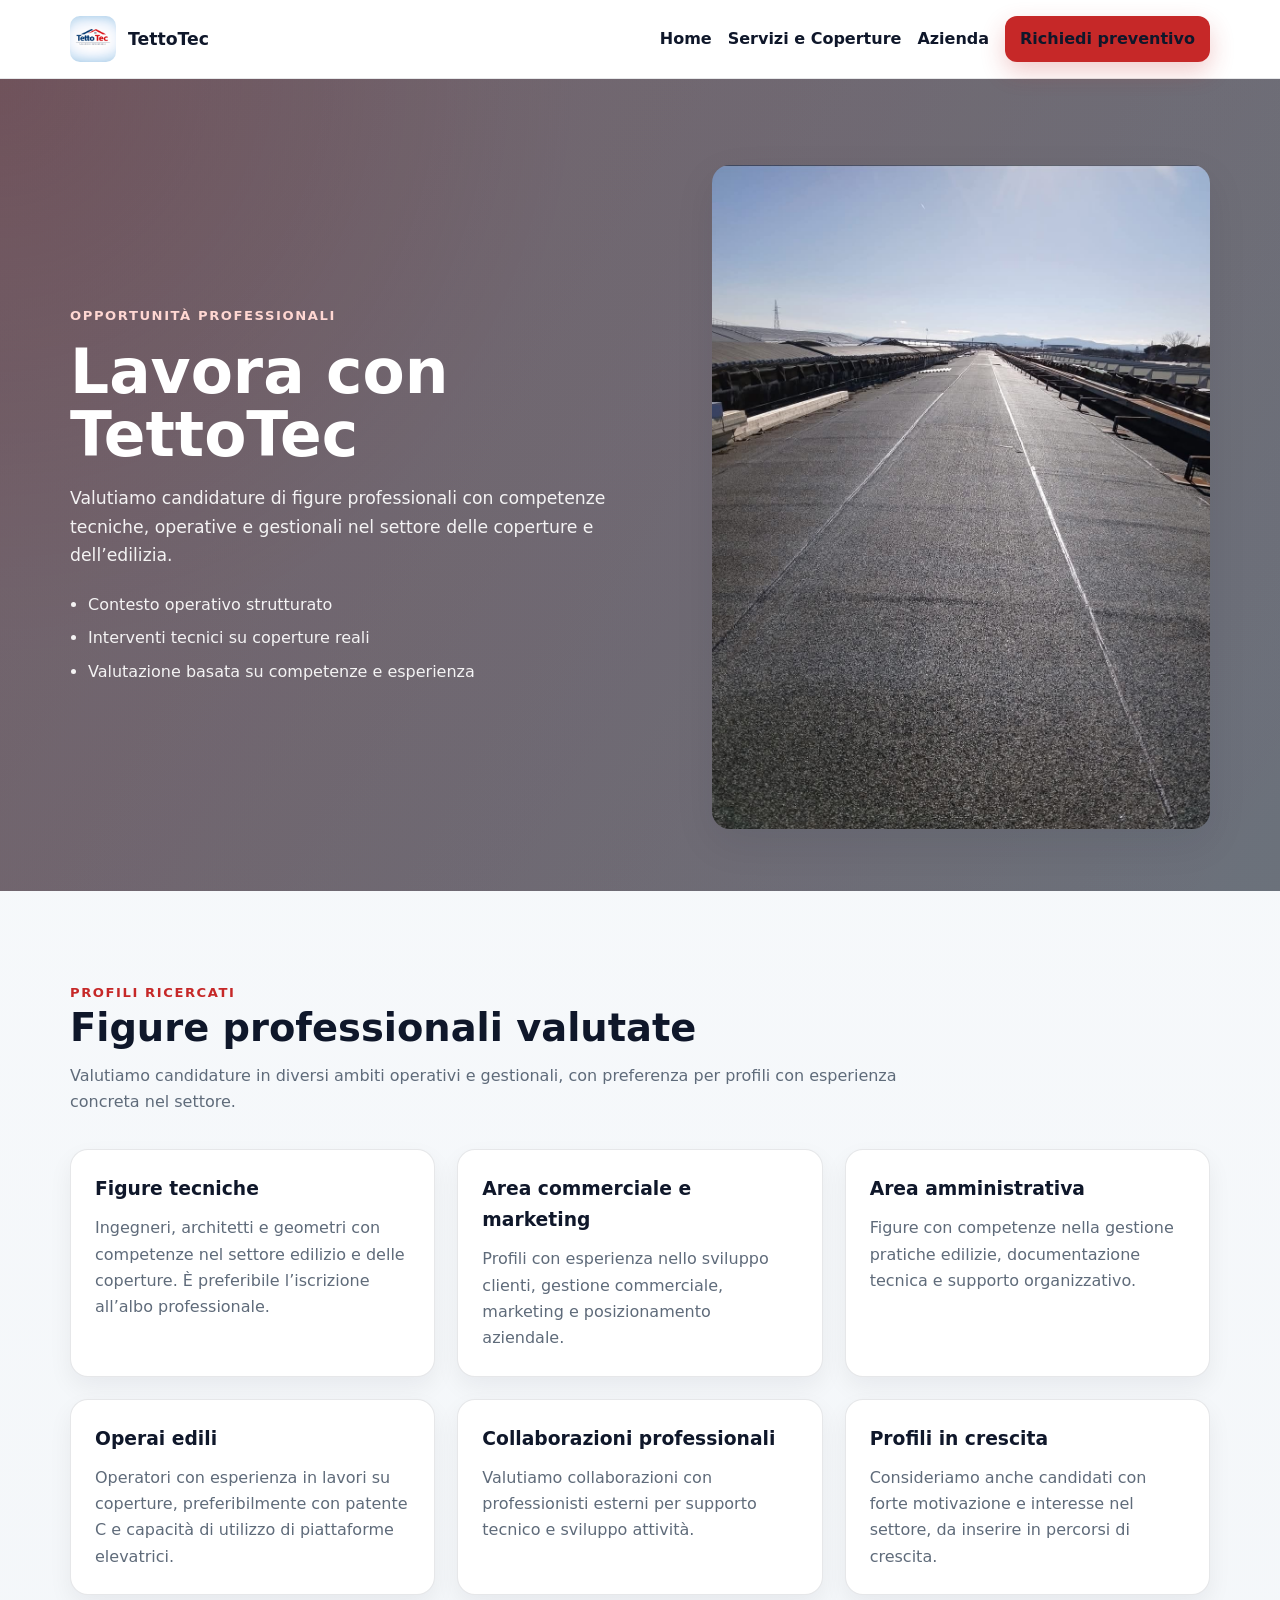
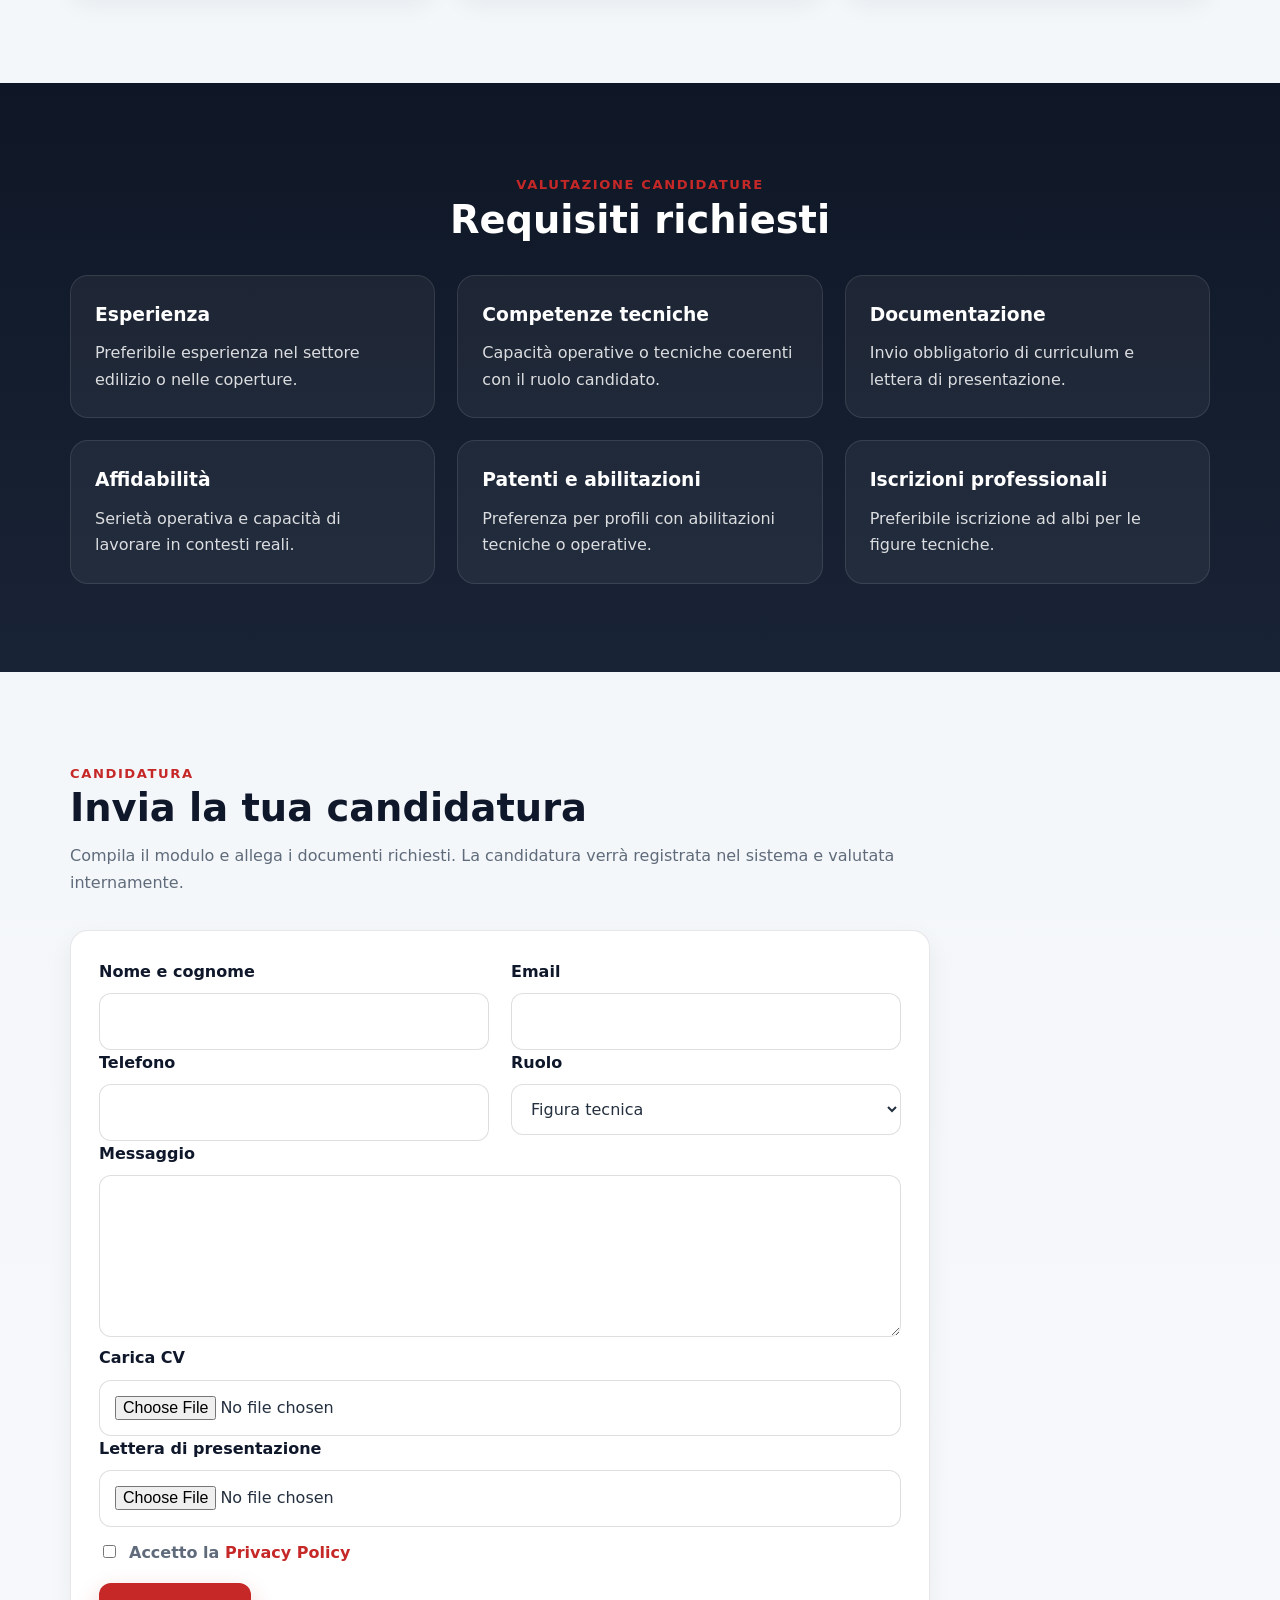
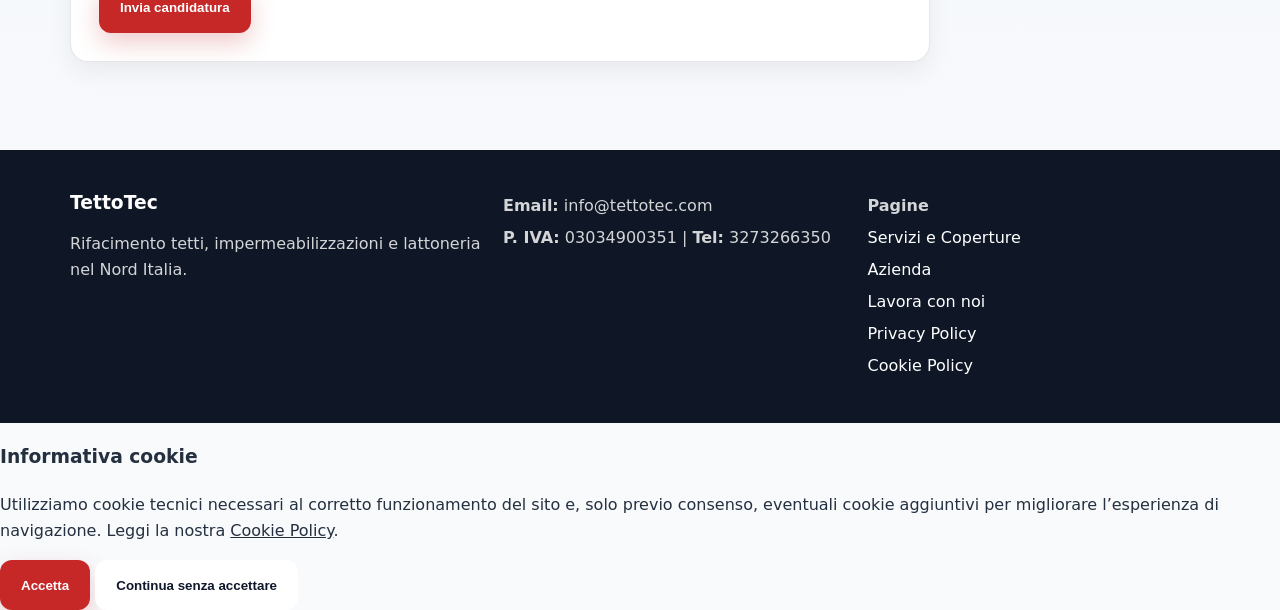
<file: lavora-con-noi.html>
<!doctype html>
<html lang="it">
<head>
<meta charset="utf-8">
<meta name="viewport" content="width=device-width, initial-scale=1">
<title>Lavora con noi | TettoTec</title>
<meta name="description" content="Invia la tua candidatura a TettoTec. Valutiamo figure tecniche, commerciali, amministrative e operative nel settore delle coperture.">
<link rel="stylesheet" href="styles.css">
</head>
<body>

<header class="site-header">
  <div class="container nav">
    <a class="brand" href="index.html">
      <img src="assets/images/logo.png" alt="Logo TettoTec" class="brand-logo">
      <span>TettoTec</span>
    </a>

    <button class="menu-toggle" aria-label="Apri menu">☰</button>

    <nav class="nav-links">
      <a href="index.html">Home</a>
      <a href="servizi-coperture.html">Servizi e Coperture</a>
      <a href="azienda-contatti.html">Azienda</a>
      <a class="btn btn-primary btn-small" href="index.html#preventivo">Richiedi preventivo</a>
    </nav>
  </div>
</header>

<main>

<!-- HERO -->
<section class="hero">
  <div class="container hero-grid">

    <div class="hero-copy">
      <p class="eyebrow">Opportunità professionali</p>
      <h1>Lavora con TettoTec</h1>
      <p class="lead">
        Valutiamo candidature di figure professionali con competenze tecniche,
        operative e gestionali nel settore delle coperture e dell’edilizia.
      </p>

      <ul class="trust-list">
        <li>Contesto operativo strutturato</li>
        <li>Interventi tecnici su coperture reali</li>
        <li>Valutazione basata su competenze e esperienza</li>
      </ul>
    </div>

    <div class="hero-card">
      <img src="assets/images/hero-tetto.jpeg" alt="Team lavoro coperture TettoTec">
    </div>

  </div>
</section>

<!-- PROFILI -->
<section class="section">
  <div class="container">
    <div class="section-heading">
      <p class="eyebrow">Profili ricercati</p>
      <h2>Figure professionali valutate</h2>
      <p>
        Valutiamo candidature in diversi ambiti operativi e gestionali,
        con preferenza per profili con esperienza concreta nel settore.
      </p>
    </div>

    <div class="grid-3">

      <article class="card">
        <h3>Figure tecniche</h3>
        <p>
          Ingegneri, architetti e geometri con competenze nel settore edilizio
          e delle coperture. È preferibile l’iscrizione all’albo professionale.
        </p>
      </article>

      <article class="card">
        <h3>Area commerciale e marketing</h3>
        <p>
          Profili con esperienza nello sviluppo clienti, gestione commerciale,
          marketing e posizionamento aziendale.
        </p>
      </article>

      <article class="card">
        <h3>Area amministrativa</h3>
        <p>
          Figure con competenze nella gestione pratiche edilizie,
          documentazione tecnica e supporto organizzativo.
        </p>
      </article>

      <article class="card">
        <h3>Operai edili</h3>
        <p>
          Operatori con esperienza in lavori su coperture, preferibilmente
          con patente C e capacità di utilizzo di piattaforme elevatrici.
        </p>
      </article>

      <article class="card">
        <h3>Collaborazioni professionali</h3>
        <p>
          Valutiamo collaborazioni con professionisti esterni per supporto
          tecnico e sviluppo attività.
        </p>
      </article>

      <article class="card">
        <h3>Profili in crescita</h3>
        <p>
          Consideriamo anche candidati con forte motivazione e interesse
          nel settore, da inserire in percorsi di crescita.
        </p>
      </article>

    </div>
  </div>
</section>

<!-- CRITERI -->
<section class="section section-dark">
  <div class="container">
    <div class="section-heading center">
      <p class="eyebrow">Valutazione candidature</p>
      <h2>Requisiti richiesti</h2>
    </div>

    <div class="services-grid">
      <article class="service-card">
        <h3>Esperienza</h3>
        <p>Preferibile esperienza nel settore edilizio o nelle coperture.</p>
      </article>

      <article class="service-card">
        <h3>Competenze tecniche</h3>
        <p>Capacità operative o tecniche coerenti con il ruolo candidato.</p>
      </article>

      <article class="service-card">
        <h3>Documentazione</h3>
        <p>Invio obbligatorio di curriculum e lettera di presentazione.</p>
      </article>

      <article class="service-card">
        <h3>Affidabilità</h3>
        <p>Serietà operativa e capacità di lavorare in contesti reali.</p>
      </article>

      <article class="service-card">
        <h3>Patenti e abilitazioni</h3>
        <p>Preferenza per profili con abilitazioni tecniche o operative.</p>
      </article>

      <article class="service-card">
        <h3>Iscrizioni professionali</h3>
        <p>Preferibile iscrizione ad albi per le figure tecniche.</p>
      </article>
    </div>
  </div>
</section>

<!-- FORM -->
<section class="section">
  <div class="container">
    <div class="section-heading">
      <p class="eyebrow">Candidatura</p>
      <h2>Invia la tua candidatura</h2>
      <p>
        Compila il modulo e allega i documenti richiesti.
        La candidatura verrà registrata nel sistema e valutata internamente.
      </p>
    </div>

    <!-- FORM (STRUTTURA PRONTA) -->
    <form class="contact-form" action="#" method="POST" enctype="multipart/form-data">

      <div class="field-grid">
        <div>
          <label>Nome e cognome</label>
          <input type="text" name="nome" required>
        </div>
        <div>
          <label>Email</label>
          <input type="email" name="email" required>
        </div>
      </div>

      <div class="field-grid">
        <div>
          <label>Telefono</label>
          <input type="tel" name="telefono">
        </div>
        <div>
          <label>Ruolo</label>
          <select name="ruolo">
            <option>Figura tecnica</option>
            <option>Marketing / Commerciale</option>
            <option>Amministrazione</option>
            <option>Operaio edile</option>
          </select>
        </div>
      </div>

      <div>
        <label>Messaggio</label>
        <textarea name="messaggio" rows="5"></textarea>
      </div>

      <div>
        <label>Carica CV</label>
        <input type="file" name="cv" required>
      </div>

      <div>
        <label>Lettera di presentazione</label>
        <input type="file" name="lettera" required>
      </div>

      <div class="checkbox-field">
        <input type="checkbox" required>
        <label>Accetto la <a href="privacy-policy.html">Privacy Policy</a></label>
      </div>

      <button class="btn btn-primary">Invia candidatura</button>

    </form>

  </div>
</section>

</main>

<footer class="site-footer">
  <div class="container footer-grid">

    <div>
      <h3>TettoTec</h3>
      <p>Rifacimento tetti, impermeabilizzazioni e lattoneria nel Nord Italia.</p>
    </div>

    <div>
      <p><strong>Email:</strong> info@tettotec.com</p>
      <p><strong>P. IVA:</strong> 03034900351 | <strong>Tel:</strong> 3273266350</p>
    </div>

    <div>
      <p><strong>Pagine</strong></p>
      <p><a href="servizi-coperture.html">Servizi e Coperture</a></p>
      <p><a href="azienda-contatti.html">Azienda</a></p>
      <p><a href="lavora-con-noi.html">Lavora con noi</a></p>
      <p><a href="privacy-policy.html">Privacy Policy</a></p>
      <p><a href="cookie-policy.html">Cookie Policy</a></p>
    </div>

  </div>
</footer>

<script src="script.js"></script>
 <div id="cookie-banner" class="cookie-banner hidden">
  <div class="cookie-box">
    <h3>Informativa cookie</h3>
    <p>
      Utilizziamo cookie tecnici necessari al corretto funzionamento del sito e,
      solo previo consenso, eventuali cookie aggiuntivi per migliorare l’esperienza di navigazione.
      Leggi la nostra <a href="cookie-policy.html">Cookie Policy</a>.
    </p>

    <div class="cookie-actions">
      <button id="cookie-accept" class="btn btn-primary" type="button">Accetta</button>
      <button id="cookie-reject" class="btn btn-secondary" type="button">Continua senza accettare</button>
    </div>
  </div>
</div>
</body>
</html>
</file>
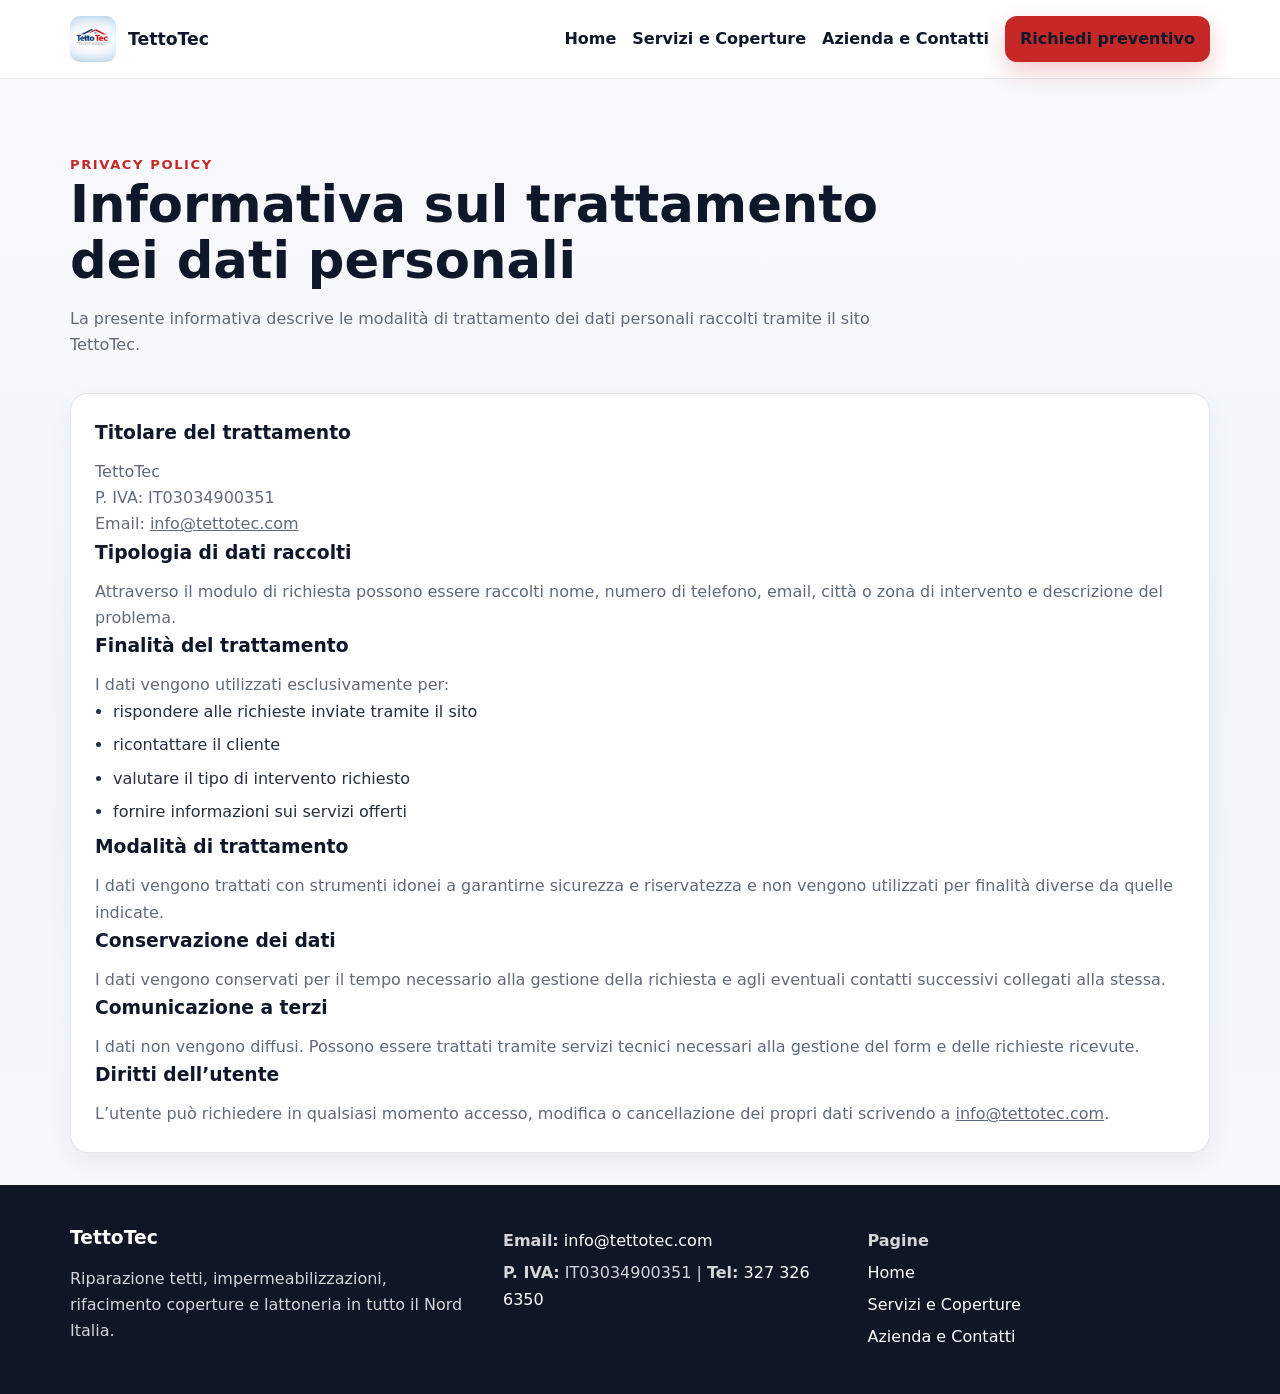
<file: privacy-policy.html>
<!doctype html>
<html lang="it">
<head>
<meta charset="utf-8">
<meta name="viewport" content="width=device-width,initial-scale=1">
<title>Privacy Policy | TettoTec</title>
<meta name="description" content="Privacy Policy del sito TettoTec relativa al trattamento dei dati inviati tramite il form di contatto.">
<link rel="stylesheet" href="styles.css">
</head>
<body>

<header class="site-header">
<div class="container nav">
<a class="brand" href="index.html">
<img src="assets/images/logo.png" alt="Logo TettoTec" class="brand-logo">
<span>TettoTec</span>
</a>

<button class="menu-toggle" aria-label="Apri menu">☰</button>

<nav class="nav-links">
<a href="index.html">Home</a>
<a href="servizi-coperture.html">Servizi e Coperture</a>
<a href="azienda-contatti.html">Azienda e Contatti</a>
<a class="btn btn-primary btn-small" href="index.html#preventivo">Richiedi preventivo</a>
</nav>
</div>
</header>

<main>
<section class="page-hero section">
<div class="container">
<div class="section-heading">
<p class="eyebrow">Privacy Policy</p>
<h1>Informativa sul trattamento dei dati personali</h1>
<p>
La presente informativa descrive le modalità di trattamento dei dati personali raccolti tramite il sito TettoTec.
</p>
</div>

<div class="card">
<h3>Titolare del trattamento</h3>
<p>TettoTec</p>
<p>P. IVA: IT03034900351</p>
<p>Email: <a href="mailto:info@tettotec.com">info@tettotec.com</a></p>

<h3>Tipologia di dati raccolti</h3>
<p>
Attraverso il modulo di richiesta possono essere raccolti nome, numero di telefono, email, città o zona di intervento e descrizione del problema.
</p>

<h3>Finalità del trattamento</h3>
<p>I dati vengono utilizzati esclusivamente per:</p>
<ul class="check-list">
<li>rispondere alle richieste inviate tramite il sito</li>
<li>ricontattare il cliente</li>
<li>valutare il tipo di intervento richiesto</li>
<li>fornire informazioni sui servizi offerti</li>
</ul>

<h3>Modalità di trattamento</h3>
<p>
I dati vengono trattati con strumenti idonei a garantirne sicurezza e riservatezza e non vengono utilizzati per finalità diverse da quelle indicate.
</p>

<h3>Conservazione dei dati</h3>
<p>
I dati vengono conservati per il tempo necessario alla gestione della richiesta e agli eventuali contatti successivi collegati alla stessa.
</p>

<h3>Comunicazione a terzi</h3>
<p>
I dati non vengono diffusi. Possono essere trattati tramite servizi tecnici necessari alla gestione del form e delle richieste ricevute.
</p>

<h3>Diritti dell’utente</h3>
<p>
L’utente può richiedere in qualsiasi momento accesso, modifica o cancellazione dei propri dati scrivendo a
<a href="mailto:info@tettotec.com">info@tettotec.com</a>.
</p>
</div>
</div>
</section>
</main>

<footer class="site-footer">
<div class="container footer-grid">
<div>
<h3>TettoTec</h3>
<p>Riparazione tetti, impermeabilizzazioni, rifacimento coperture e lattoneria in tutto il Nord Italia.</p>
</div>

<div>
<p><strong>Email:</strong> <a href="mailto:info@tettotec.com">info@tettotec.com</a></p>
<p><strong>P. IVA:</strong> IT03034900351 | <strong>Tel:</strong> <a href="tel:+393273266350">327 326 6350</a></p>
</div>

<div>
<p><strong>Pagine</strong></p>
<p><a href="index.html">Home</a></p>
<p><a href="servizi-coperture.html">Servizi e Coperture</a></p>
<p><a href="azienda-contatti.html">Azienda e Contatti</a></p>
</div>
</div>
</footer>

<script src="script.js"></script>
</body>
</html>
</file>
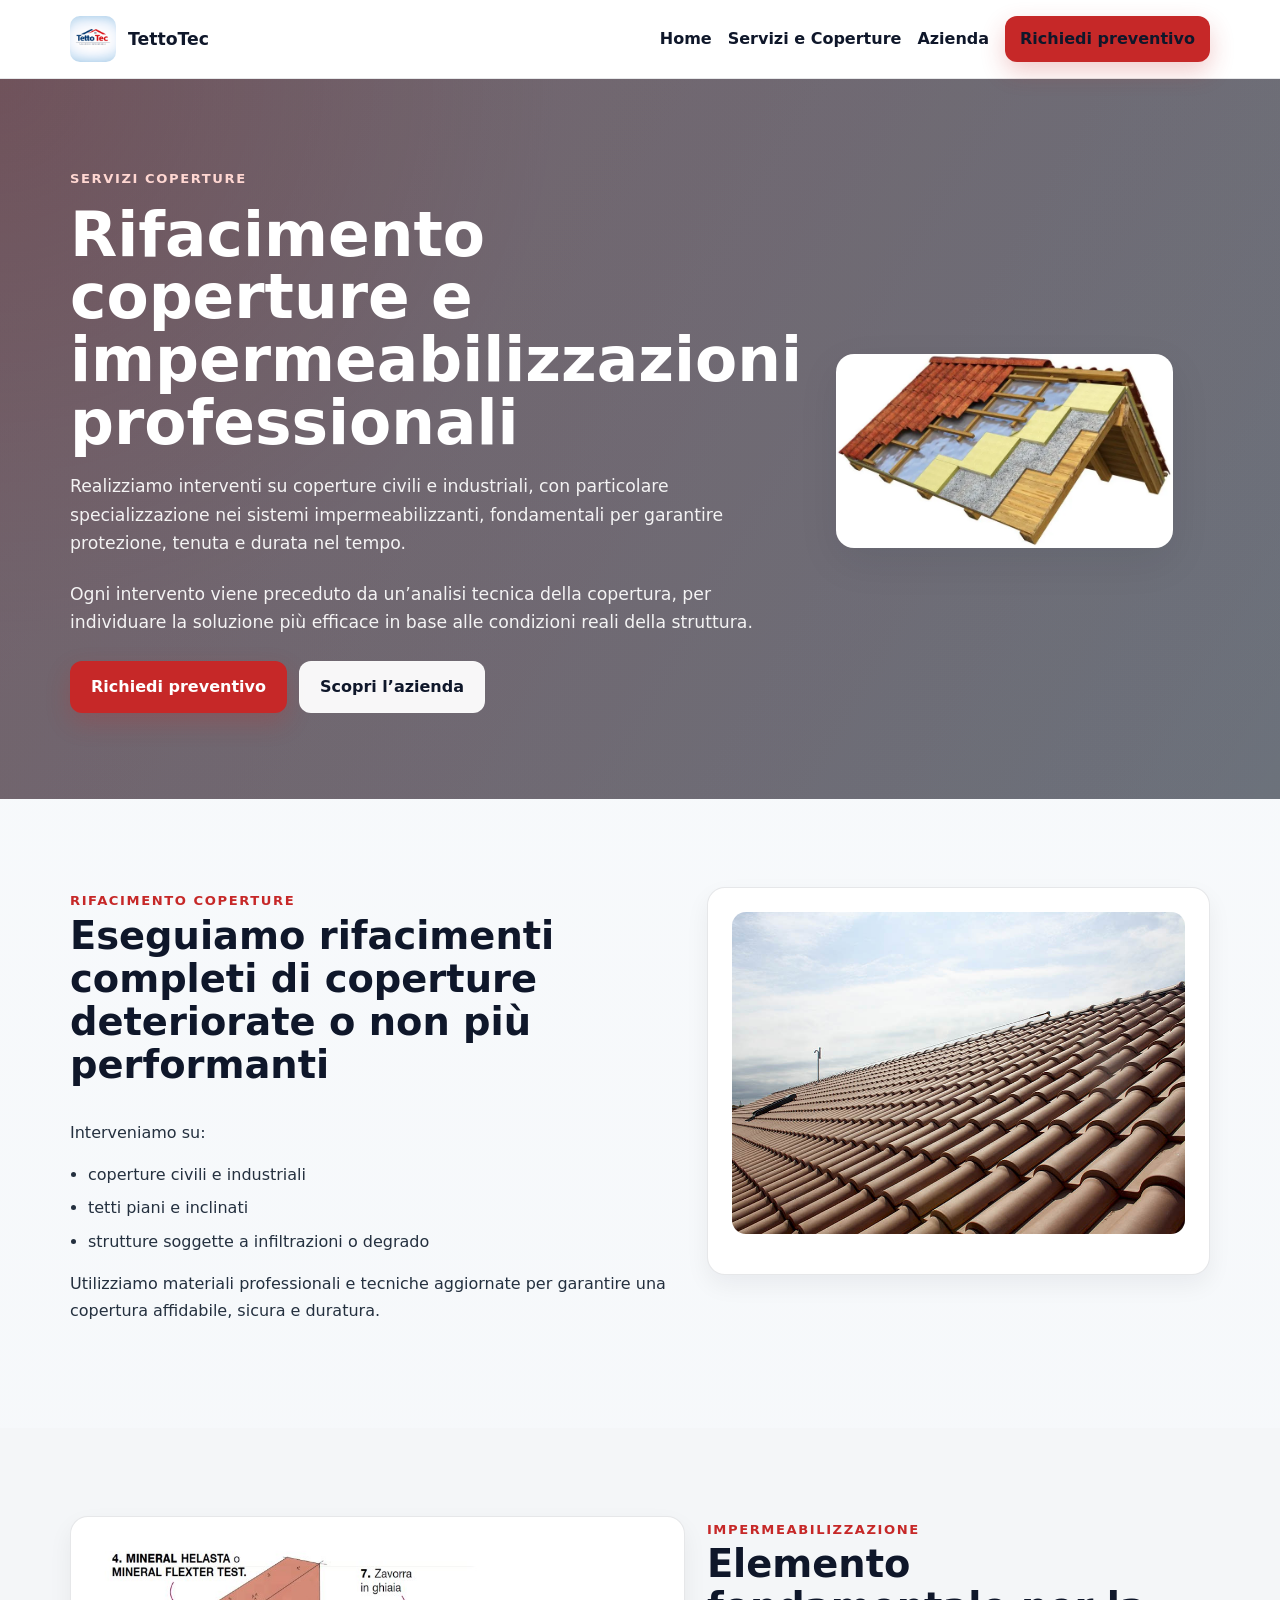
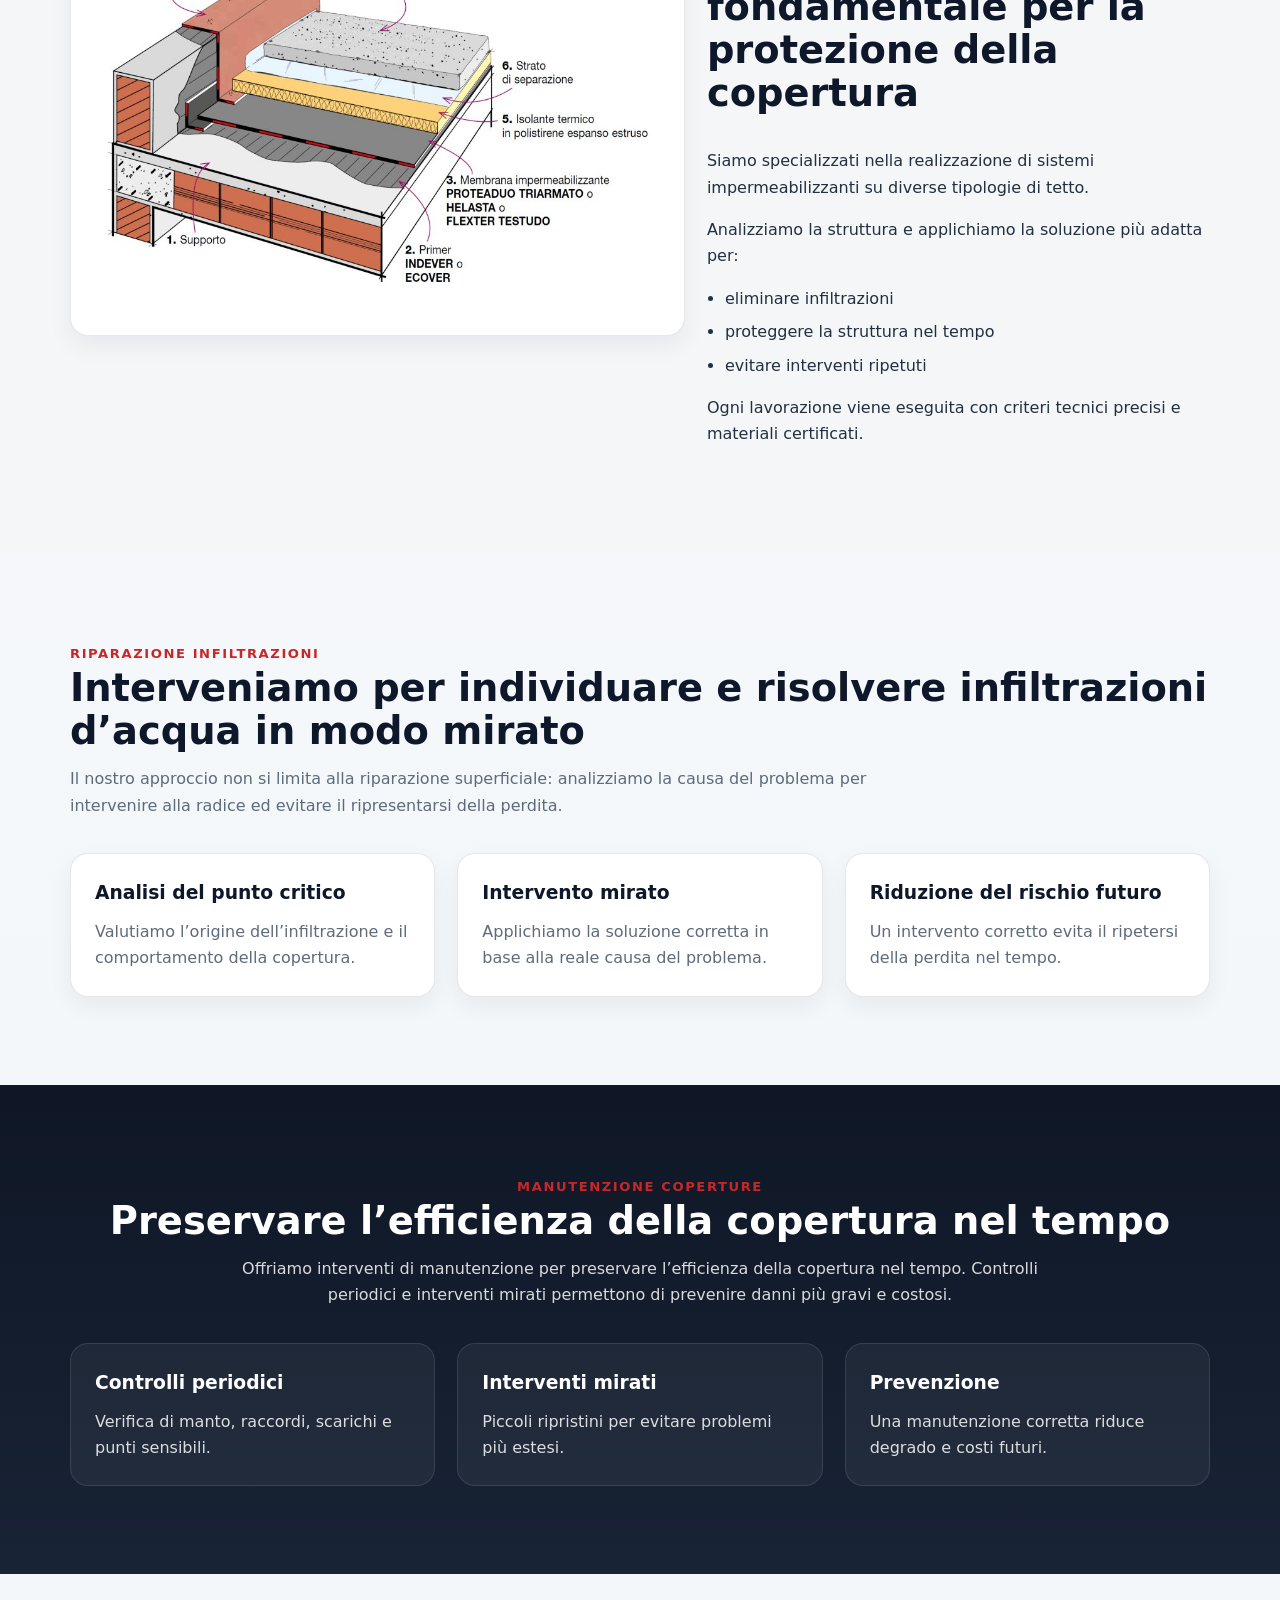
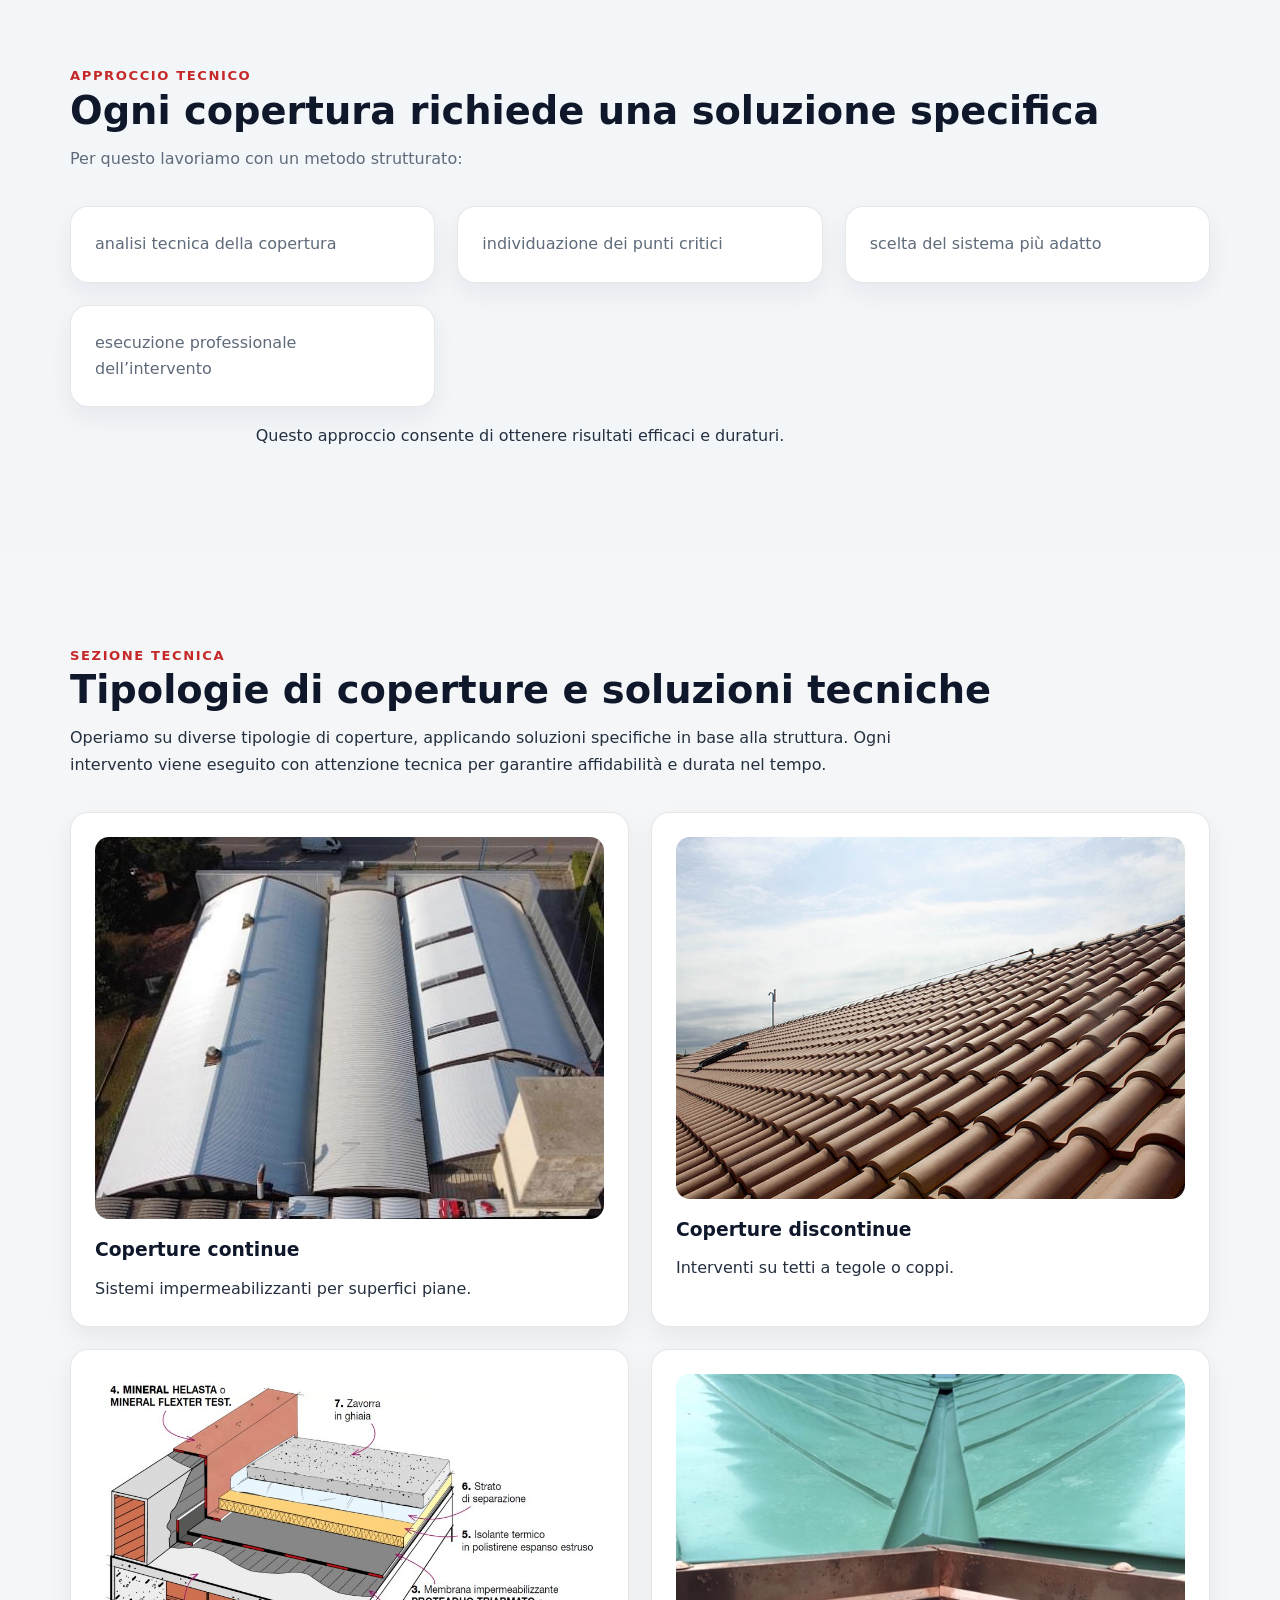
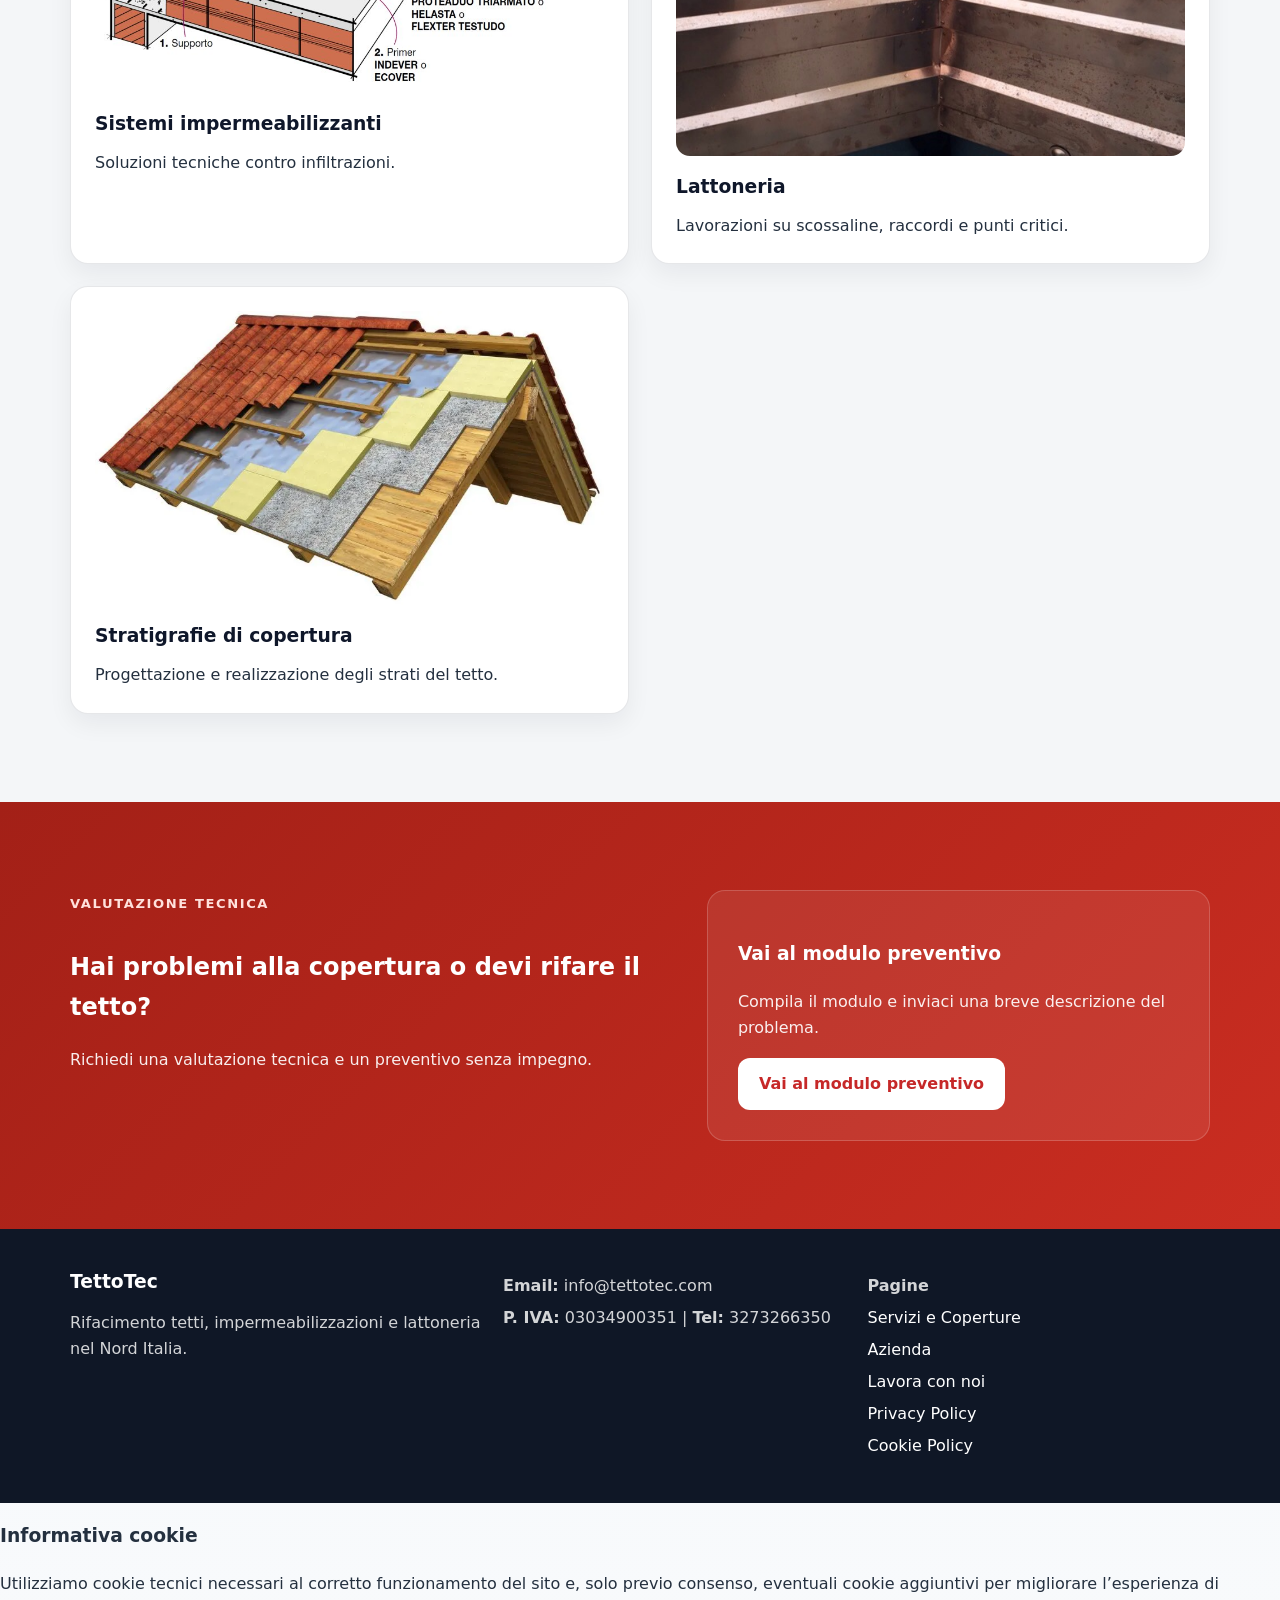
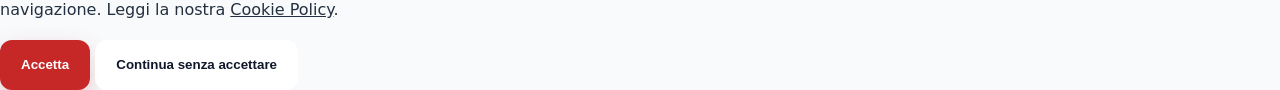
<file: servizi-coperture.html>
<!doctype html>
<html lang="it">
<head>
<meta charset="utf-8">
<meta name="viewport" content="width=device-width, initial-scale=1">
<title>Servizi e Coperture | TettoTec</title>
<meta name="description" content="Rifacimento coperture, impermeabilizzazioni, riparazione infiltrazioni e manutenzione tetti. Soluzioni tecniche professionali per coperture civili e industriali.">
<link rel="stylesheet" href="styles.css">

<script type="application/ld+json">
{
  "@context": "https://schema.org",
  "@type": "RoofingContractor",
  "name": "TettoTec",
  "url": "https://www.tettotec.com",
  "email": "info@tettotec.com",
  "telephone": "+393273266350",
  "areaServed": "Nord Italia",
  "address": {
    "@type": "PostalAddress",
    "addressCountry": "IT"
  }
}
</script>
</head>
<body>

<header class="site-header">
  <div class="container nav">
    <a class="brand" href="index.html">
      <img src="assets/images/logo.png" alt="Logo TettoTec" class="brand-logo">
      <span>TettoTec</span>
    </a>

    <button class="menu-toggle" aria-label="Apri menu">☰</button>

    <nav class="nav-links">
      <a href="index.html">Home</a>
      <a href="servizi-coperture.html">Servizi e Coperture</a>
      <a href="azienda-contatti.html">Azienda</a>
      <a class="btn btn-primary btn-small" href="index.html#preventivo">Richiedi preventivo</a>
    </nav>
  </div>
</header>

<main>

  <!-- HERO -->
  <section class="hero">
    <div class="container hero-grid">

      <div class="hero-copy">
        <p class="eyebrow">Servizi coperture</p>
        <h1>Rifacimento coperture e impermeabilizzazioni professionali</h1>
        <p class="lead">
          Realizziamo interventi su coperture civili e industriali, con particolare specializzazione
          nei sistemi impermeabilizzanti, fondamentali per garantire protezione, tenuta e durata nel tempo.
        </p>
        <p class="lead">
          Ogni intervento viene preceduto da un’analisi tecnica della copertura, per individuare
          la soluzione più efficace in base alle condizioni reali della struttura.
        </p>

        <div class="hero-cta">
          <a class="btn btn-primary" href="index.html#preventivo">Richiedi preventivo</a>
          <a class="btn btn-secondary" href="azienda-contatti.html">Scopri l’azienda</a>
        </div>
      </div>

      <div class="hero-card">
        <img src="assets/images/stratigrafia-tetto.jpg" alt="Stratigrafia tecnica della copertura">
      </div>

    </div>
  </section>

  <!-- RIFACIMENTO COPERTURE -->
  <section class="section">
    <div class="container two-col">

      <div>
        <div class="section-heading">
          <p class="eyebrow">Rifacimento coperture</p>
          <h2>Eseguiamo rifacimenti completi di coperture deteriorate o non più performanti</h2>
        </div>

        <p>Interveniamo su:</p>
        <ul class="check-list">
          <li>coperture civili e industriali</li>
          <li>tetti piani e inclinati</li>
          <li>strutture soggette a infiltrazioni o degrado</li>
        </ul>

        <p>
          Utilizziamo materiali professionali e tecniche aggiornate per garantire
          una copertura affidabile, sicura e duratura.
        </p>
      </div>

      <div class="card">
        <img src="assets/images/copertura-discontinua.jpg" alt="Rifacimento copertura discontinua">
      </div>

    </div>
  </section>

  <!-- IMPERMEABILIZZAZIONE -->
  <section class="section section-soft">
    <div class="container two-col">

      <div class="card">
        <img src="assets/images/impermeabilizzazione-schema.jpg" alt="Schema impermeabilizzazione copertura">
      </div>

      <div>
        <div class="section-heading">
          <p class="eyebrow">Impermeabilizzazione</p>
          <h2>Elemento fondamentale per la protezione della copertura</h2>
        </div>

        <p>
          Siamo specializzati nella realizzazione di sistemi impermeabilizzanti
          su diverse tipologie di tetto.
        </p>

        <p>Analizziamo la struttura e applichiamo la soluzione più adatta per:</p>
        <ul class="check-list">
          <li>eliminare infiltrazioni</li>
          <li>proteggere la struttura nel tempo</li>
          <li>evitare interventi ripetuti</li>
        </ul>

        <p>
          Ogni lavorazione viene eseguita con criteri tecnici precisi e materiali certificati.
        </p>
      </div>

    </div>
  </section>

  <!-- RIPARAZIONE INFILTRAZIONI -->
  <section class="section">
    <div class="container">
      <div class="section-heading">
        <p class="eyebrow">Riparazione infiltrazioni</p>
        <h2>Interveniamo per individuare e risolvere infiltrazioni d’acqua in modo mirato</h2>
        <p>
          Il nostro approccio non si limita alla riparazione superficiale:
          analizziamo la causa del problema per intervenire alla radice
          ed evitare il ripresentarsi della perdita.
        </p>
      </div>

      <div class="grid-3">
        <article class="card">
          <h3>Analisi del punto critico</h3>
          <p>Valutiamo l’origine dell’infiltrazione e il comportamento della copertura.</p>
        </article>

        <article class="card">
          <h3>Intervento mirato</h3>
          <p>Applichiamo la soluzione corretta in base alla reale causa del problema.</p>
        </article>

        <article class="card">
          <h3>Riduzione del rischio futuro</h3>
          <p>Un intervento corretto evita il ripetersi della perdita nel tempo.</p>
        </article>
      </div>
    </div>
  </section>

  <!-- MANUTENZIONE -->
  <section class="section section-dark">
    <div class="container">
      <div class="section-heading center">
        <p class="eyebrow">Manutenzione coperture</p>
        <h2>Preservare l’efficienza della copertura nel tempo</h2>
        <p>
          Offriamo interventi di manutenzione per preservare l’efficienza della copertura nel tempo.
          Controlli periodici e interventi mirati permettono di prevenire danni più gravi e costosi.
        </p>
      </div>

      <div class="services-grid">
        <article class="service-card">
          <h3>Controlli periodici</h3>
          <p>Verifica di manto, raccordi, scarichi e punti sensibili.</p>
        </article>

        <article class="service-card">
          <h3>Interventi mirati</h3>
          <p>Piccoli ripristini per evitare problemi più estesi.</p>
        </article>

        <article class="service-card">
          <h3>Prevenzione</h3>
          <p>Una manutenzione corretta riduce degrado e costi futuri.</p>
        </article>
      </div>
    </div>
  </section>

  <!-- APPROCCIO TECNICO -->
  <section class="section">
    <div class="container">
      <div class="section-heading">
        <p class="eyebrow">Approccio tecnico</p>
        <h2>Ogni copertura richiede una soluzione specifica</h2>
        <p>
          Per questo lavoriamo con un metodo strutturato:
        </p>
      </div>

      <div class="grid-3">
        <article class="card"><p>analisi tecnica della copertura</p></article>
        <article class="card"><p>individuazione dei punti critici</p></article>
        <article class="card"><p>scelta del sistema più adatto</p></article>
        <article class="card"><p>esecuzione professionale dell’intervento</p></article>
      </div>

      <p class="center-text max">
        Questo approccio consente di ottenere risultati efficaci e duraturi.
      </p>
    </div>
  </section>

  <!-- SEZIONE TECNICA CON FOTO -->
  <section class="section section-soft">
    <div class="container">
      <div class="section-heading">
        <p class="eyebrow">Sezione tecnica</p>
        <h2>Tipologie di coperture e soluzioni tecniche</h2>
        <p>
          Operiamo su diverse tipologie di coperture, applicando soluzioni specifiche
          in base alla struttura. Ogni intervento viene eseguito con attenzione tecnica
          per garantire affidabilità e durata nel tempo.
        </p>
      </div>

      <div class="grid-2">
        <article class="card">
          <img src="assets/images/copertura-continua.jpg" alt="Copertura continua">
          <h3>Coperture continue</h3>
          <p>Sistemi impermeabilizzanti per superfici piane.</p>
        </article>

        <article class="card">
          <img src="assets/images/copertura-discontinua.jpg" alt="Copertura discontinua">
          <h3>Coperture discontinue</h3>
          <p>Interventi su tetti a tegole o coppi.</p>
        </article>

        <article class="card">
          <img src="assets/images/impermeabilizzazione-schema.jpg" alt="Sistema impermeabilizzante">
          <h3>Sistemi impermeabilizzanti</h3>
          <p>Soluzioni tecniche contro infiltrazioni.</p>
        </article>

        <article class="card">
          <img src="assets/images/lattoneria-dettaglio.jpg" alt="Lattoneria dettaglio">
          <h3>Lattoneria</h3>
          <p>Lavorazioni su scossaline, raccordi e punti critici.</p>
        </article>

        <article class="card">
          <img src="assets/images/stratigrafia-tetto.jpg" alt="Stratigrafia di copertura">
          <h3>Stratigrafie di copertura</h3>
          <p>Progettazione e realizzazione degli strati del tetto.</p>
        </article>
      </div>
    </div>
  </section>

  <!-- CTA FINALE -->
  <section class="section section-accent">
    <div class="container two-col">
      <div>
        <p class="eyebrow light">Valutazione tecnica</p>
        <h2>Hai problemi alla copertura o devi rifare il tetto?</h2>
        <p>
          Richiedi una valutazione tecnica e un preventivo senza impegno.
        </p>
      </div>

      <div class="cta-box">
        <h3>Vai al modulo preventivo</h3>
        <p>Compila il modulo e inviaci una breve descrizione del problema.</p>
        <a class="btn btn-white" href="index.html#preventivo">Vai al modulo preventivo</a>
      </div>
    </div>
  </section>

</main>

<footer class="site-footer">
  <div class="container footer-grid">

    <div>
      <h3>TettoTec</h3>
      <p>Rifacimento tetti, impermeabilizzazioni e lattoneria nel Nord Italia.</p>
    </div>

    <div>
      <p><strong>Email:</strong> info@tettotec.com</p>
      <p><strong>P. IVA:</strong> 03034900351 | <strong>Tel:</strong> 3273266350</p>
    </div>

    <div>
      <p><strong>Pagine</strong></p>
      <p><a href="servizi-coperture.html">Servizi e Coperture</a></p>
      <p><a href="azienda-contatti.html">Azienda</a></p>
      <p><a href="lavora-con-noi.html">Lavora con noi</a></p>
      <p><a href="privacy-policy.html">Privacy Policy</a></p>
      <p><a href="cookie-policy.html">Cookie Policy</a></p>
    </div>

  </div>
</footer>

<script src="script.js"></script>
  <div id="cookie-banner" class="cookie-banner hidden">
  <div class="cookie-box">
    <h3>Informativa cookie</h3>
    <p>
      Utilizziamo cookie tecnici necessari al corretto funzionamento del sito e,
      solo previo consenso, eventuali cookie aggiuntivi per migliorare l’esperienza di navigazione.
      Leggi la nostra <a href="cookie-policy.html">Cookie Policy</a>.
    </p>

    <div class="cookie-actions">
      <button id="cookie-accept" class="btn btn-primary" type="button">Accetta</button>
      <button id="cookie-reject" class="btn btn-secondary" type="button">Continua senza accettare</button>
    </div>
  </div>
</div>
</body>
</html>
</file>
<file: styles.css>
:root{
  --bg:#f5f7fa;
  --bg-soft:#eef3f7;
  --bg-card:#ffffff;
  --text:#24303f;
  --muted:#5f6b7a;
  --title:#0f172a;
  --line:rgba(15,23,42,.10);

  --accent:#c62828;
  --accent-dark:#a61f1f;
  --accent-soft:#fbe9e7;

  --dark:#0f1726;
  --dark-2:#182335;

  --white:#ffffff;
  --shadow:0 14px 40px rgba(15,23,42,.08);
  --shadow-soft:0 10px 24px rgba(15,23,42,.06);

  --radius:18px;
  --radius-sm:12px;
  --container:1180px;
}

*{
  box-sizing:border-box;
}

html{
  scroll-behavior:smooth;
}

body{
  margin:0;
  font-family:system-ui,-apple-system,Segoe UI,Roboto,Arial,sans-serif;
  color:var(--text);
  background:linear-gradient(180deg,#f8fafc 0%, #f3f6f9 55%, #f8fafc 100%);
  line-height:1.65;
}

img{
  max-width:100%;
  display:block;
  border:0;
}

a{
  color:inherit;
}

.container{
  max-width:var(--container);
  margin:0 auto;
  padding:0 20px;
}

.section{
  padding:88px 0;
}

.center{
  text-align:center;
}

.center-text{
  text-align:center;
}

.max{
  max-width:900px;
}

.site-header{
  position:sticky;
  top:0;
  z-index:1000;
  background:rgba(255,255,255,.92);
  backdrop-filter:blur(12px);
  border-bottom:1px solid var(--line);
}

.nav{
  display:flex;
  align-items:center;
  justify-content:space-between;
  gap:20px;
  min-height:78px;
}

.brand{
  display:flex;
  align-items:center;
  gap:12px;
  text-decoration:none;
  font-weight:900;
  color:var(--title);
  font-size:1.08rem;
}

.brand-logo{
  width:46px;
  height:46px;
  object-fit:contain;
  border-radius:10px;
}

.nav-links{
  display:flex;
  align-items:center;
  gap:16px;
}

.nav-links a{
  text-decoration:none;
  font-weight:800;
  color:var(--title);
  transition:color .2s ease;
}

.nav-links a:hover,
.nav-links a.active{
  color:var(--accent);
}

.menu-toggle{
  display:none;
  font-size:28px;
  background:none;
  border:none;
  cursor:pointer;
  color:var(--title);
}

.hero{
  position:relative;
  padding:86px 0 62px;
  overflow:hidden;
  background:
    linear-gradient(rgba(15,23,38,.60), rgba(15,23,38,.60)),
    radial-gradient(circle at top left, rgba(198,40,40,.22), transparent 38%),
    linear-gradient(120deg, rgba(198,40,40,.12), rgba(255,255,255,0));
}

.hero::after{
  content:"";
  position:absolute;
  inset:0;
  pointer-events:none;
  background:linear-gradient(120deg, rgba(198,40,40,.10), rgba(255,255,255,0));
}

.hero .container{
  position:relative;
  z-index:1;
}

.hero-grid{
  display:grid;
  grid-template-columns:1.1fr .9fr;
  gap:34px;
  align-items:center;
}

.hero-copy h1{
  font-size:clamp(2.3rem,4.8vw,4.3rem);
  line-height:1.02;
  margin:0 0 18px;
  color:var(--white);
  font-weight:900;
  max-width:760px;
}

.page-hero{
  padding:72px 0 32px;
  background:transparent;
}

.page-hero h1{
  font-size:clamp(2.1rem,4vw,3.7rem);
  line-height:1.08;
  margin:0 0 18px;
  color:var(--title);
  font-weight:900;
  max-width:900px;
}

.lead{
  font-size:1.08rem;
  color:rgba(255,255,255,.92);
  margin-bottom:22px;
  max-width:760px;
}

.page-hero .lead,
.page-hero p{
  color:var(--muted);
}

.eyebrow{
  display:inline-block;
  margin:0 0 14px;
  color:#ffd7d2;
  text-transform:uppercase;
  letter-spacing:.12em;
  font-weight:900;
  font-size:.82rem;
}

.page-hero .eyebrow,
.section .section-heading .eyebrow,
.section-soft .eyebrow{
  color:var(--accent);
}

.eyebrow.light{
  color:#ffe1dc;
}

.hero-card img{
  width:100%;
  border-radius:var(--radius);
  box-shadow:var(--shadow);
}

.hero-cta{
  display:flex;
  gap:12px;
  flex-wrap:wrap;
  margin:24px 0 24px;
}

.center-cta{
  justify-content:center;
}

.btn{
  display:inline-flex;
  align-items:center;
  justify-content:center;
  min-height:50px;
  padding:12px 20px;
  border-radius:12px;
  font-weight:900;
  text-decoration:none;
  border:1px solid transparent;
  transition:transform .22s ease, background .22s ease, color .22s ease, border-color .22s ease, box-shadow .22s ease;
  cursor:pointer;
}

.btn:hover{
  transform:translateY(-2px);
}

.btn-small{
  min-height:42px;
  padding:9px 14px;
}

.btn-primary{
  background:var(--accent);
  color:var(--white);
  box-shadow:0 10px 24px rgba(198,40,40,.24);
}

.btn-primary:hover{
  background:var(--accent-dark);
}

.btn-secondary{
  background:rgba(255,255,255,.95);
  color:var(--title);
  border-color:rgba(255,255,255,.18);
}

.btn-secondary:hover{
  background:var(--white);
}

.btn-white{
  background:var(--white);
  color:var(--accent);
}

.btn-white:hover{
  background:#fff5f3;
}

.btn-outline-white{
  background:transparent;
  color:var(--white);
  border-color:rgba(255,255,255,.50);
}

.btn-outline-white:hover{
  background:rgba(255,255,255,.10);
}

.trust-list,
.check-list{
  margin:0;
  padding-left:18px;
}

.trust-list li{
  color:rgba(255,255,255,.92);
  margin-bottom:7px;
}

.check-list li{
  color:var(--text);
  margin-bottom:7px;
}

.section-heading{
  margin-bottom:34px;
}

.section-heading h2{
  margin:0 0 14px;
  font-size:clamp(1.8rem,3vw,2.7rem);
  line-height:1.12;
  color:var(--title);
}

.section-heading p{
  margin:0;
  color:var(--muted);
  max-width:840px;
}

.section-heading.center p{
  margin-left:auto;
  margin-right:auto;
}

.grid-2,
.grid-3,
.services-grid,
.footer-grid,
.two-col,
.field-grid,
.gallery{
  display:grid;
  gap:22px;
}

.grid-2{
  grid-template-columns:repeat(2,1fr);
}

.grid-3{
  grid-template-columns:repeat(3,1fr);
}

.services-grid{
  grid-template-columns:repeat(3,1fr);
}

.two-col{
  grid-template-columns:1.1fr .9fr;
  align-items:start;
}

.field-grid{
  grid-template-columns:repeat(2,1fr);
}

.card,
.service-card,
.contact-form,
.cta-box{
  background:var(--bg-card);
  border:1px solid var(--line);
  border-radius:var(--radius);
  box-shadow:var(--shadow-soft);
}

.card,
.service-card{
  padding:24px;
}

.card h3,
.service-card h3{
  margin-top:0;
  margin-bottom:10px;
  color:var(--title);
}

.card p,
.service-card p{
  margin:0;
  color:var(--muted);
}

.card img,
.service-card img{
  width:100%;
  border-radius:14px;
  margin-bottom:16px;
  object-fit:cover;
}

.section-dark{
  background:linear-gradient(180deg,var(--dark) 0%, var(--dark-2) 100%);
  color:var(--white);
}

.section-dark .section-heading h2,
.section-dark .service-card h3,
.section-dark .card h3{
  color:var(--white);
}

.section-dark .section-heading p,
.section-dark .service-card p,
.section-dark .card p,
.section-dark .check-list li{
  color:rgba(255,255,255,.84);
}

.section-dark .service-card,
.section-dark .card{
  background:rgba(255,255,255,.05);
  border:1px solid rgba(255,255,255,.10);
  box-shadow:none;
}

.section-soft{
  background:#f4f6f8;
  color:var(--text);
}

.section-soft h2,
.section-soft h3{
  color:var(--title);
}

.section-soft p,
.section-soft li{
  color:var(--text);
}

.section-accent{
  background:linear-gradient(135deg, #a32017 0%, #ca2d21 100%);
  color:var(--white);
}

.section-accent h2,
.section-accent h3{
  color:var(--white);
}

.section-accent p{
  color:rgba(255,255,255,.92);
}

.cta-box{
  background:rgba(255,255,255,.08);
  padding:30px;
  border:1px solid rgba(255,255,255,.18);
  box-shadow:none;
}

.gallery{
  grid-template-columns:repeat(2,1fr);
}

.gallery-item{
  position:relative;
  overflow:hidden;
  border-radius:20px;
  min-height:320px;
  box-shadow:var(--shadow);
  background:#dfe6eb;
}

.gallery-item img{
  width:100%;
  height:100%;
  object-fit:cover;
  transition:transform .45s ease;
}

.gallery-item:hover img{
  transform:scale(1.04);
}

.gallery-item figcaption{
  position:absolute;
  left:0;
  right:0;
  bottom:0;
  padding:18px;
  background:linear-gradient(180deg, transparent, rgba(0,0,0,.72));
  color:var(--white);
  font-weight:800;
}

.contact-form{
  padding:28px;
  max-width:860px;
}

label{
  display:block;
  margin:0 0 8px;
  font-weight:800;
  color:var(--title);
}

input,
select,
textarea{
  width:100%;
  padding:14px 15px;
  border-radius:12px;
  border:1px solid rgba(15,23,38,.14);
  font:inherit;
  background:#fff;
  color:var(--text);
  transition:border-color .2s ease, box-shadow .2s ease;
}

input:focus,
select:focus,
textarea:focus{
  outline:none;
  border-color:rgba(198,40,40,.55);
  box-shadow:0 0 0 4px rgba(198,40,40,.10);
}

textarea{
  resize:vertical;
  min-height:150px;
}

.checkbox-field{
  display:flex;
  align-items:flex-start;
  gap:10px;
  margin:14px 0 18px;
}

.checkbox-field input{
  width:auto;
  margin-top:4px;
  flex:0 0 auto;
}

.checkbox-field label{
  margin:0;
  font-weight:600;
  color:var(--muted);
  line-height:1.5;
}

.checkbox-field a{
  color:var(--accent);
  text-decoration:none;
  font-weight:800;
}

.form-success-message{
  margin-top:18px;
  padding:16px 18px;
  border-radius:12px;
  background:#ecfdf3;
  border:1px solid #b7ebc6;
  color:#166534;
  font-weight:700;
  line-height:1.5;
}

.site-footer{
  background:#0f1726;
  color:var(--white);
  padding:38px 0;
}

.footer-grid{
  grid-template-columns:1.2fr 1fr 1fr;
  align-items:start;
}

.site-footer a{
  color:var(--white);
  text-decoration:none;
}

.site-footer a:hover{
  color:#ffd6d1;
}

.site-footer p{
  margin:.35rem 0;
  color:rgba(255,255,255,.82);
}

.site-footer h3{
  margin-top:0;
  margin-bottom:12px;
}

@media (max-width: 1024px){
  .hero-grid,
  .two-col,
  .services-grid,
  .grid-3,
  .grid-2,
  .footer-grid,
  .gallery{
    grid-template-columns:1fr;
  }

  .hero{
    padding:72px 0 54px;
  }

  .gallery-item{
    min-height:300px;
  }
}

@media (max-width: 820px){
  .menu-toggle{
    display:block;
  }

  .nav-links{
    position:absolute;
    top:78px;
    left:0;
    right:0;
    background:#fff;
    border-bottom:1px solid var(--line);
    padding:18px 20px 22px;
    display:none;
    flex-direction:column;
    align-items:flex-start;
    gap:14px;
  }

  .nav-links.open{
    display:flex;
  }

  .field-grid{
    grid-template-columns:1fr;
  }

  .hero{
    padding-top:52px;
  }

  .hero-copy h1,
  .page-hero h1{
    font-size:clamp(2rem,9vw,3rem);
  }

  .section{
    padding:72px 0;
  }

  .contact-form,
  .card,
  .service-card,
  .cta-box{
    padding:22px;
  }

  .btn,
  .btn-small{
    width:100%;
  }

  .hero-cta{
    flex-direction:column;
  }
}

@media (max-width: 560px){
  .container{
    padding:0 16px;
  }

  .nav{
    min-height:74px;
  }

  .brand span{
    font-size:1rem;
  }

  .brand-logo{
    width:42px;
    height:42px;
  }

  .gallery-item{
    min-height:260px;
  }

  .section-heading h2{
    font-size:1.75rem;
  }
 .cookie-banner{
  position:fixed;
  inset:0;
  background:rgba(15,23,38,.55);
  display:flex;
  align-items:center;
  justify-content:center;
  padding:20px;
  z-index:2000;
}

.cookie-banner.hidden{
  display:none;
}

.cookie-box{
  width:min(100%, 560px);
  background:#fff;
  border-radius:18px;
  padding:24px;
  box-shadow:0 20px 50px rgba(15,23,42,.18);
  border:1px solid rgba(15,23,42,.08);
}

.cookie-box h3{
  margin:0 0 12px;
  color:var(--title);
}

.cookie-box p{
  margin:0;
  color:var(--text);
}

.cookie-box a{
  color:var(--accent);
  font-weight:700;
  text-decoration:none;
}

.cookie-actions{
  display:flex;
  gap:12px;
  margin-top:20px;
  flex-wrap:wrap;
}

@media (max-width: 640px){
  .cookie-actions{
    flex-direction:column;
  }

  .cookie-actions .btn{
    width:100%;
  }
} 

  .lead{
    font-size:1rem;
  }
}
</file>
